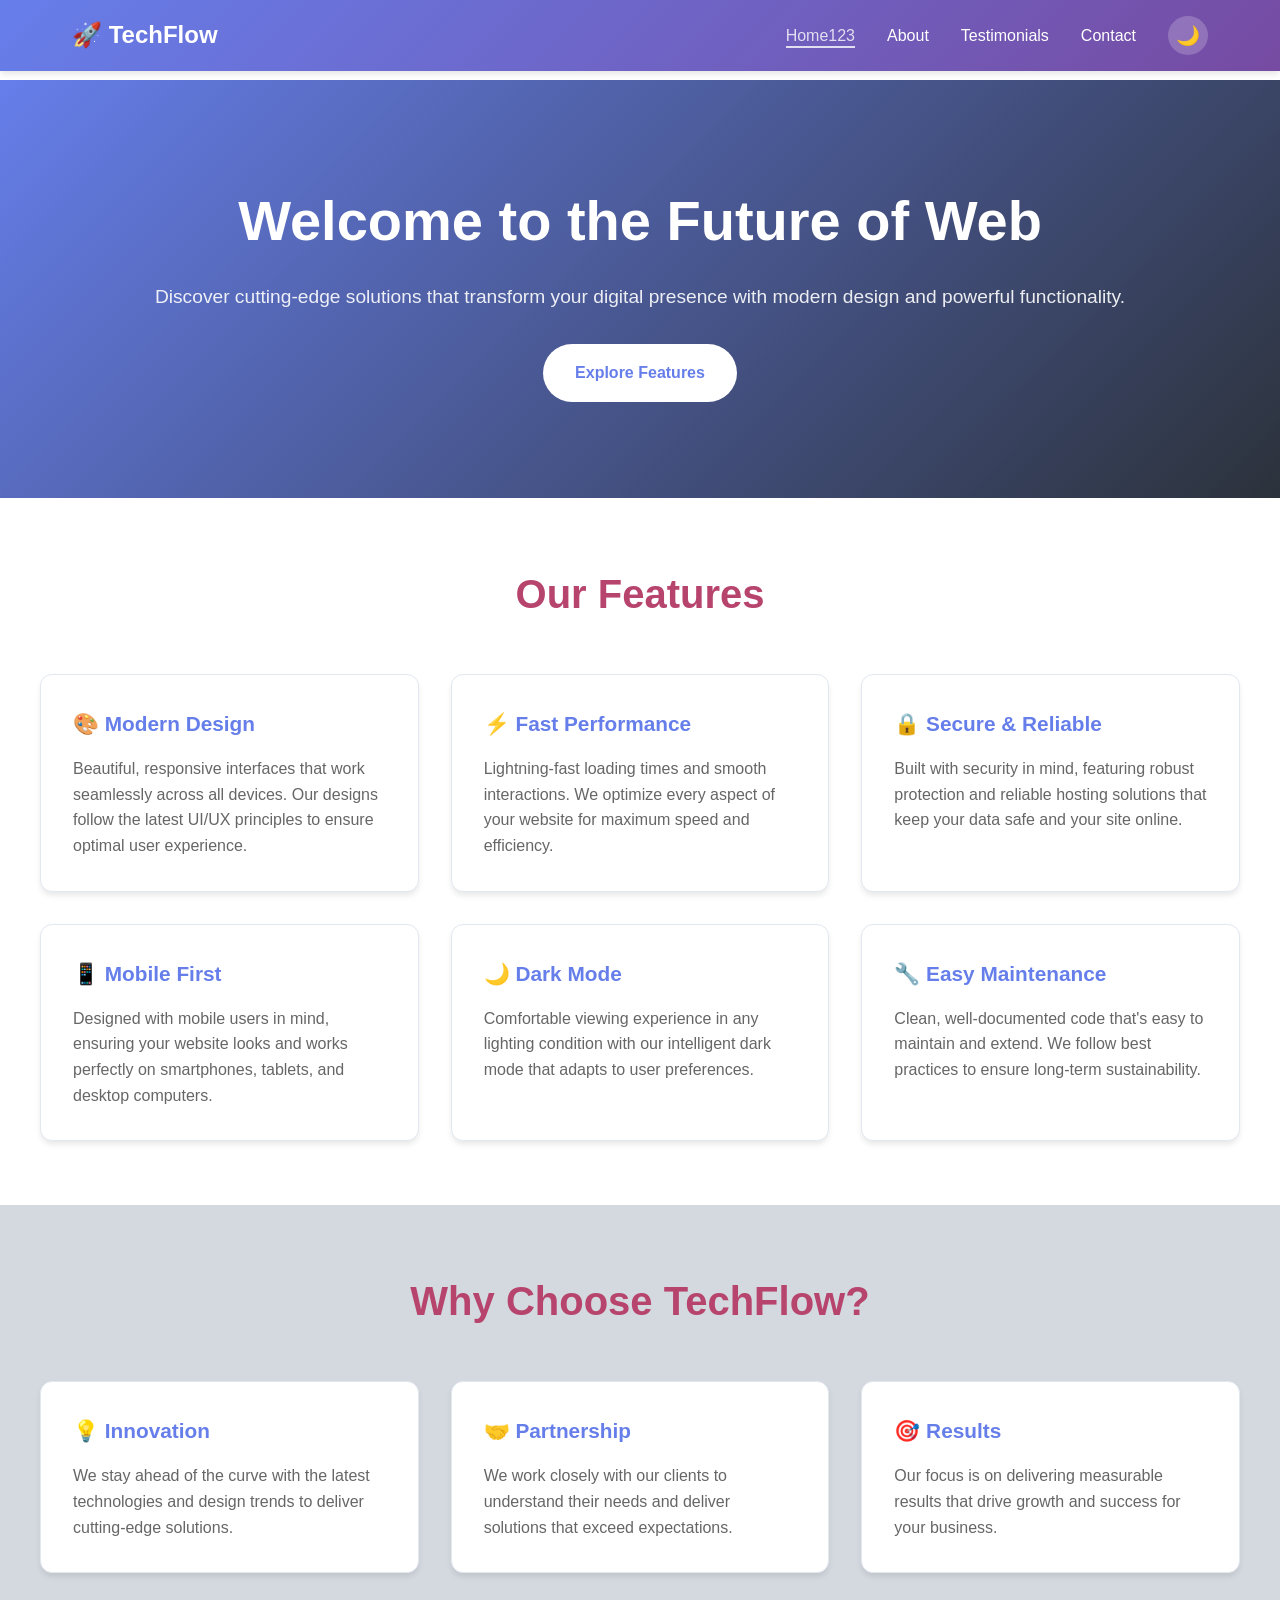
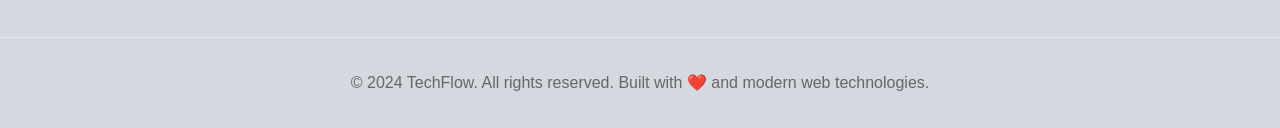
<file: index.html>
<!DOCTYPE html>
<html lang="en">
<head>
    <meta charset="UTF-8">
    <meta name="viewport" content="width=device-width, initial-scale=1.0">
    <title>TechFlow - Modern Web Solutions</title>
    <link rel="stylesheet" href="styles.css">
    <meta name="description" content="TechFlow provides modern web solutions with cutting-edge technology and innovative design.">
    <link rel="icon" href="data:image/svg+xml,<svg xmlns='http://www.w3.org/2000/svg' viewBox='0 0 100 100'><text y='.9em' font-size='90'>🚀</text></svg>">
</head>
<body>
    <header>
        <nav>
            <a href="index.html" class="logo">🚀 TechFlow</a>
            <ul class="nav-links">
                <li><a href="index.html">Home123</a></li>
                <li><a href="about.html">About</a></li>
                <li><a href="testimonials.html">Testimonials</a></li>
                <li><a href="contact.html">Contact</a></li>
                <li><button class="theme-toggle" aria-label="Toggle theme">🌙</button></li>
            </ul>
            <button class="mobile-menu" aria-label="Toggle menu">☰</button>
        </nav>
    </header>

    <main>
        <section class="hero">
            <div class="container">
                <h1>Welcome to the Future of Web</h1>
                <p>Discover cutting-edge solutions that transform your digital presence with modern design and powerful functionality.</p>
                <a href="#features" class="btn">Explore Features</a>
            </div>
        </section>

        <section id="features" class="section">
            <div class="container">
                <h2 class="section-title">Our Features</h2>
                <div class="cards">
                    <div class="card">
                        <h3>🎨 Modern Design</h3>
                        <p>Beautiful, responsive interfaces that work seamlessly across all devices. Our designs follow the latest UI/UX principles to ensure optimal user experience.</p>
                    </div>
                    <div class="card">
                        <h3>⚡ Fast Performance</h3>
                        <p>Lightning-fast loading times and smooth interactions. We optimize every aspect of your website for maximum speed and efficiency.</p>
                    </div>
                    <div class="card">
                        <h3>🔒 Secure & Reliable</h3>
                        <p>Built with security in mind, featuring robust protection and reliable hosting solutions that keep your data safe and your site online.</p>
                    </div>
                    <div class="card">
                        <h3>📱 Mobile First</h3>
                        <p>Designed with mobile users in mind, ensuring your website looks and works perfectly on smartphones, tablets, and desktop computers.</p>
                    </div>
                    <div class="card">
                        <h3>🌙 Dark Mode</h3>
                        <p>Comfortable viewing experience in any lighting condition with our intelligent dark mode that adapts to user preferences.</p>
                    </div>
                    <div class="card">
                        <h3>🔧 Easy Maintenance</h3>
                        <p>Clean, well-documented code that's easy to maintain and extend. We follow best practices to ensure long-term sustainability.</p>
                    </div>
                </div>
            </div>
        </section>

        <section class="section" style="background: var(--bg-light);">
            <div class="container">
                <h2 class="section-title">Why Choose TechFlow?</h2>
                <div class="cards">
                    <div class="card">
                        <h3>💡 Innovation</h3>
                        <p>We stay ahead of the curve with the latest technologies and design trends to deliver cutting-edge solutions.</p>
                    </div>
                    <div class="card">
                        <h3>🤝 Partnership</h3>
                        <p>We work closely with our clients to understand their needs and deliver solutions that exceed expectations.</p>
                    </div>
                    <div class="card">
                        <h3>🎯 Results</h3>
                        <p>Our focus is on delivering measurable results that drive growth and success for your business.</p>
                    </div>
                </div>
            </div>
        </section>
    </main>

    <footer>
        <div class="container">
            <p>&copy; 2024 TechFlow. All rights reserved. Built with ❤️ and modern web technologies.</p>
        </div>
    </footer>

    <script src="script.js"></script>
</body>
</html>
</file>
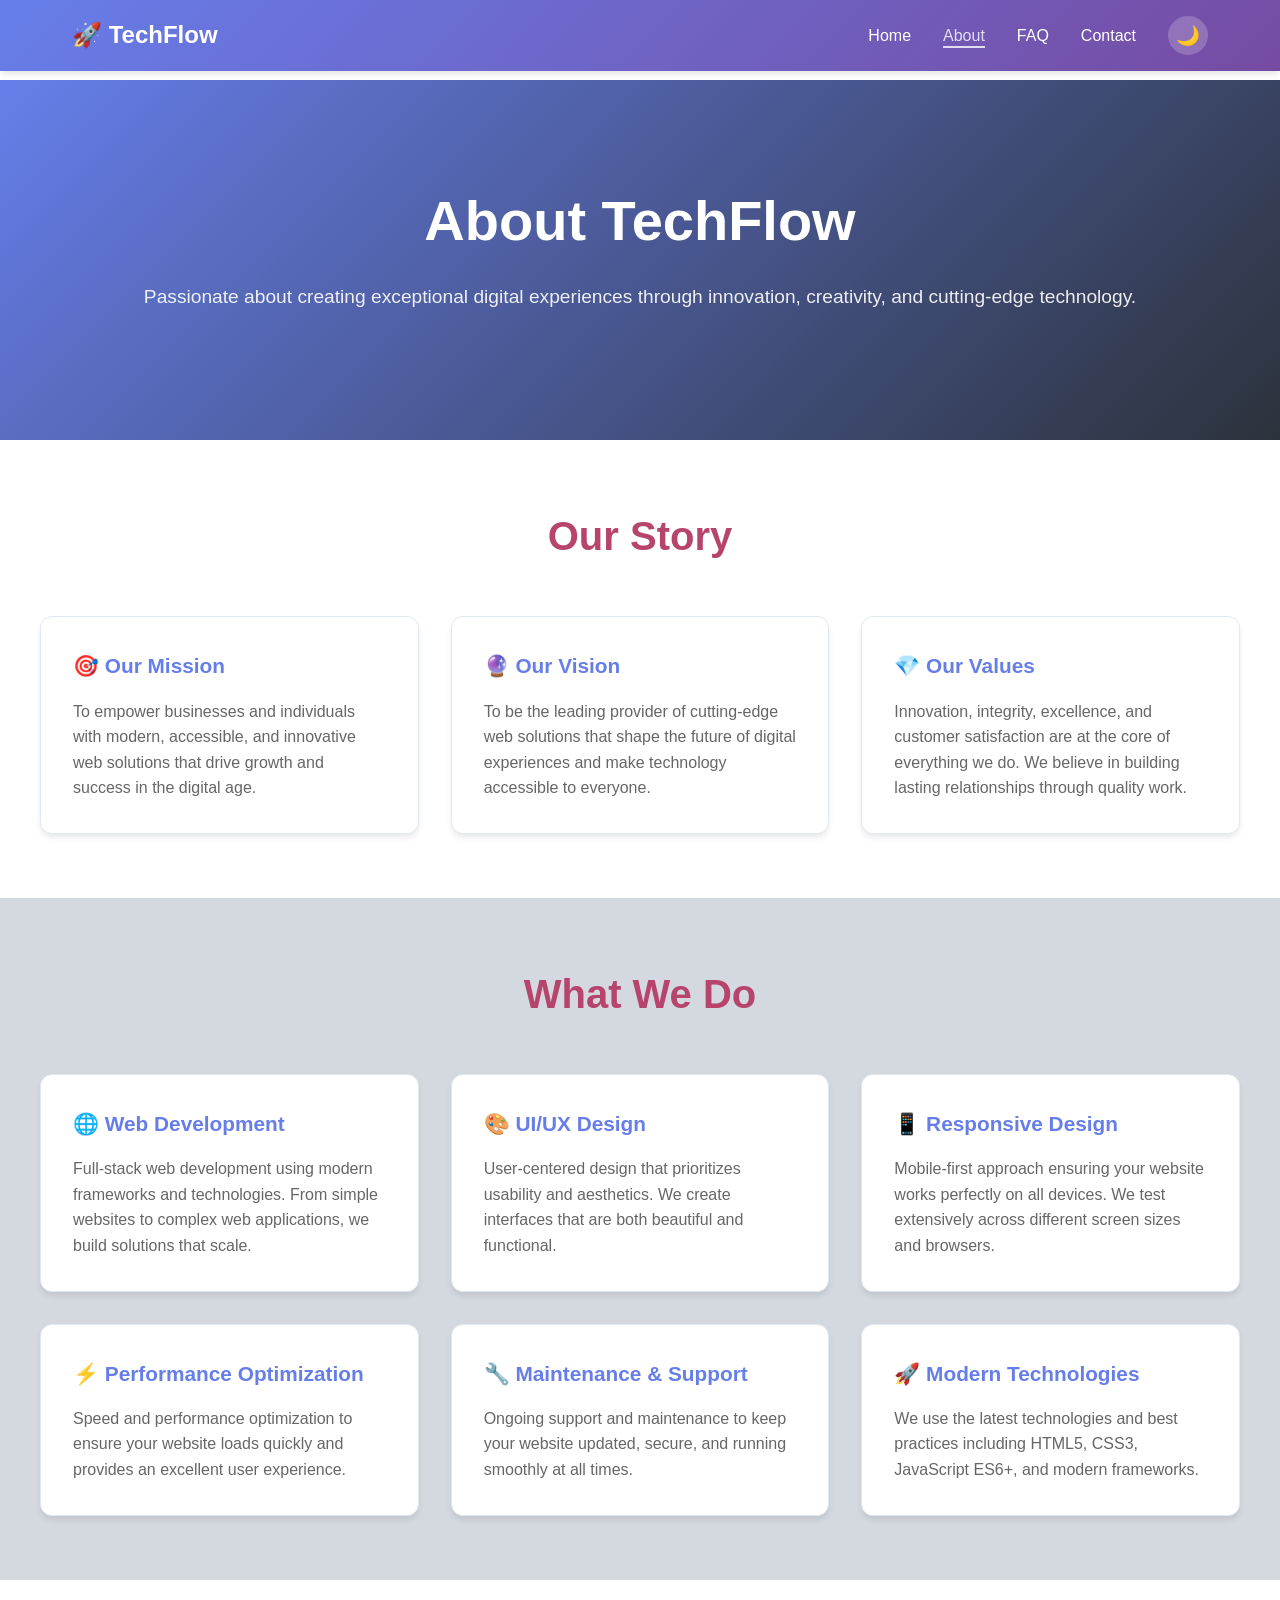
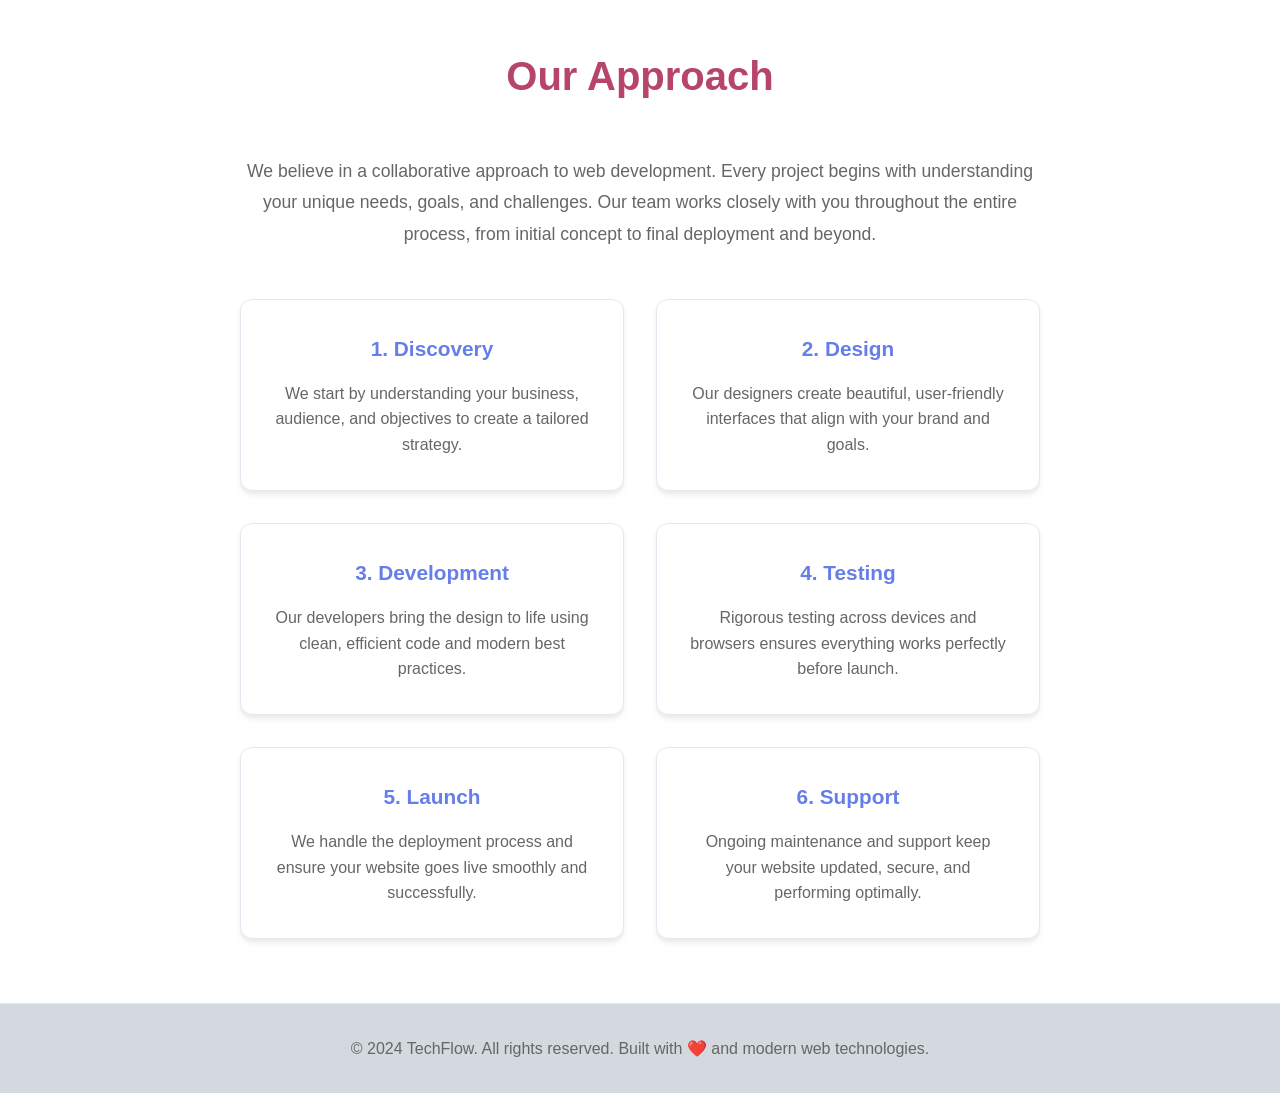
<file: about.html>
<!DOCTYPE html>
<html lang="en">
<head>
    <meta charset="UTF-8">
    <meta name="viewport" content="width=device-width, initial-scale=1.0">
    <title>About Us - TechFlow</title>
    <link rel="stylesheet" href="styles.css">
    <meta name="description" content="Learn about TechFlow's mission, vision, and the passionate team behind our innovative web solutions.">
    <link rel="icon" href="data:image/svg+xml,<svg xmlns='http://www.w3.org/2000/svg' viewBox='0 0 100 100'><text y='.9em' font-size='90'>🚀</text></svg>">
</head>
<body>
    <header>
        <nav>
            <a href="index.html" class="logo">🚀 TechFlow</a>
            <ul class="nav-links">
                <li><a href="index.html">Home</a></li>
                <li><a href="about.html">About</a></li>
                <li><a href="faq.html">FAQ</a></li>
                <li><a href="contact.html">Contact</a></li>
                <li><button class="theme-toggle" aria-label="Toggle theme">🌙</button></li>
            </ul>
            <button class="mobile-menu" aria-label="Toggle menu">☰</button>
        </nav>
    </header>

    <main>
        <section class="hero">
            <div class="container">
                <h1>About TechFlow</h1>
                <p>Passionate about creating exceptional digital experiences through innovation, creativity, and cutting-edge technology.</p>
            </div>
        </section>

        <section class="section">
            <div class="container">
                <h2 class="section-title">Our Story</h2>
                <div class="cards">
                    <div class="card">
                        <h3>🎯 Our Mission</h3>
                        <p>To empower businesses and individuals with modern, accessible, and innovative web solutions that drive growth and success in the digital age.</p>
                    </div>
                    <div class="card">
                        <h3>🔮 Our Vision</h3>
                        <p>To be the leading provider of cutting-edge web solutions that shape the future of digital experiences and make technology accessible to everyone.</p>
                    </div>
                    <div class="card">
                        <h3>💎 Our Values</h3>
                        <p>Innovation, integrity, excellence, and customer satisfaction are at the core of everything we do. We believe in building lasting relationships through quality work.</p>
                    </div>
                </div>
            </div>
        </section>

        <section class="section" style="background: var(--bg-light);">
            <div class="container">
                <h2 class="section-title">What We Do</h2>
                <div class="cards">
                    <div class="card">
                        <h3>🌐 Web Development</h3>
                        <p>Full-stack web development using modern frameworks and technologies. From simple websites to complex web applications, we build solutions that scale.</p>
                    </div>
                    <div class="card">
                        <h3>🎨 UI/UX Design</h3>
                        <p>User-centered design that prioritizes usability and aesthetics. We create interfaces that are both beautiful and functional.</p>
                    </div>
                    <div class="card">
                        <h3>📱 Responsive Design</h3>
                        <p>Mobile-first approach ensuring your website works perfectly on all devices. We test extensively across different screen sizes and browsers.</p>
                    </div>
                    <div class="card">
                        <h3>⚡ Performance Optimization</h3>
                        <p>Speed and performance optimization to ensure your website loads quickly and provides an excellent user experience.</p>
                    </div>
                    <div class="card">
                        <h3>🔧 Maintenance & Support</h3>
                        <p>Ongoing support and maintenance to keep your website updated, secure, and running smoothly at all times.</p>
                    </div>
                    <div class="card">
                        <h3>🚀 Modern Technologies</h3>
                        <p>We use the latest technologies and best practices including HTML5, CSS3, JavaScript ES6+, and modern frameworks.</p>
                    </div>
                </div>
            </div>
        </section>

        <section class="section">
            <div class="container">
                <h2 class="section-title">Our Approach</h2>
                <div style="max-width: 800px; margin: 0 auto; text-align: center;">
                    <p style="font-size: 1.1rem; line-height: 1.8; color: var(--text-light); margin-bottom: 2rem;">
                        We believe in a collaborative approach to web development. Every project begins with understanding your unique needs, goals, and challenges. Our team works closely with you throughout the entire process, from initial concept to final deployment and beyond.
                    </p>
                    <div class="cards" style="margin-top: 3rem;">
                        <div class="card">
                            <h3>1. Discovery</h3>
                            <p>We start by understanding your business, audience, and objectives to create a tailored strategy.</p>
                        </div>
                        <div class="card">
                            <h3>2. Design</h3>
                            <p>Our designers create beautiful, user-friendly interfaces that align with your brand and goals.</p>
                        </div>
                        <div class="card">
                            <h3>3. Development</h3>
                            <p>Our developers bring the design to life using clean, efficient code and modern best practices.</p>
                        </div>
                        <div class="card">
                            <h3>4. Testing</h3>
                            <p>Rigorous testing across devices and browsers ensures everything works perfectly before launch.</p>
                        </div>
                        <div class="card">
                            <h3>5. Launch</h3>
                            <p>We handle the deployment process and ensure your website goes live smoothly and successfully.</p>
                        </div>
                        <div class="card">
                            <h3>6. Support</h3>
                            <p>Ongoing maintenance and support keep your website updated, secure, and performing optimally.</p>
                        </div>
                    </div>
                </div>
            </div>
        </section>
    </main>

    <footer>
        <div class="container">
            <p>&copy; 2024 TechFlow. All rights reserved. Built with ❤️ and modern web technologies.</p>
        </div>
    </footer>

    <script src="script.js"></script>
</body>
</html>
</file>
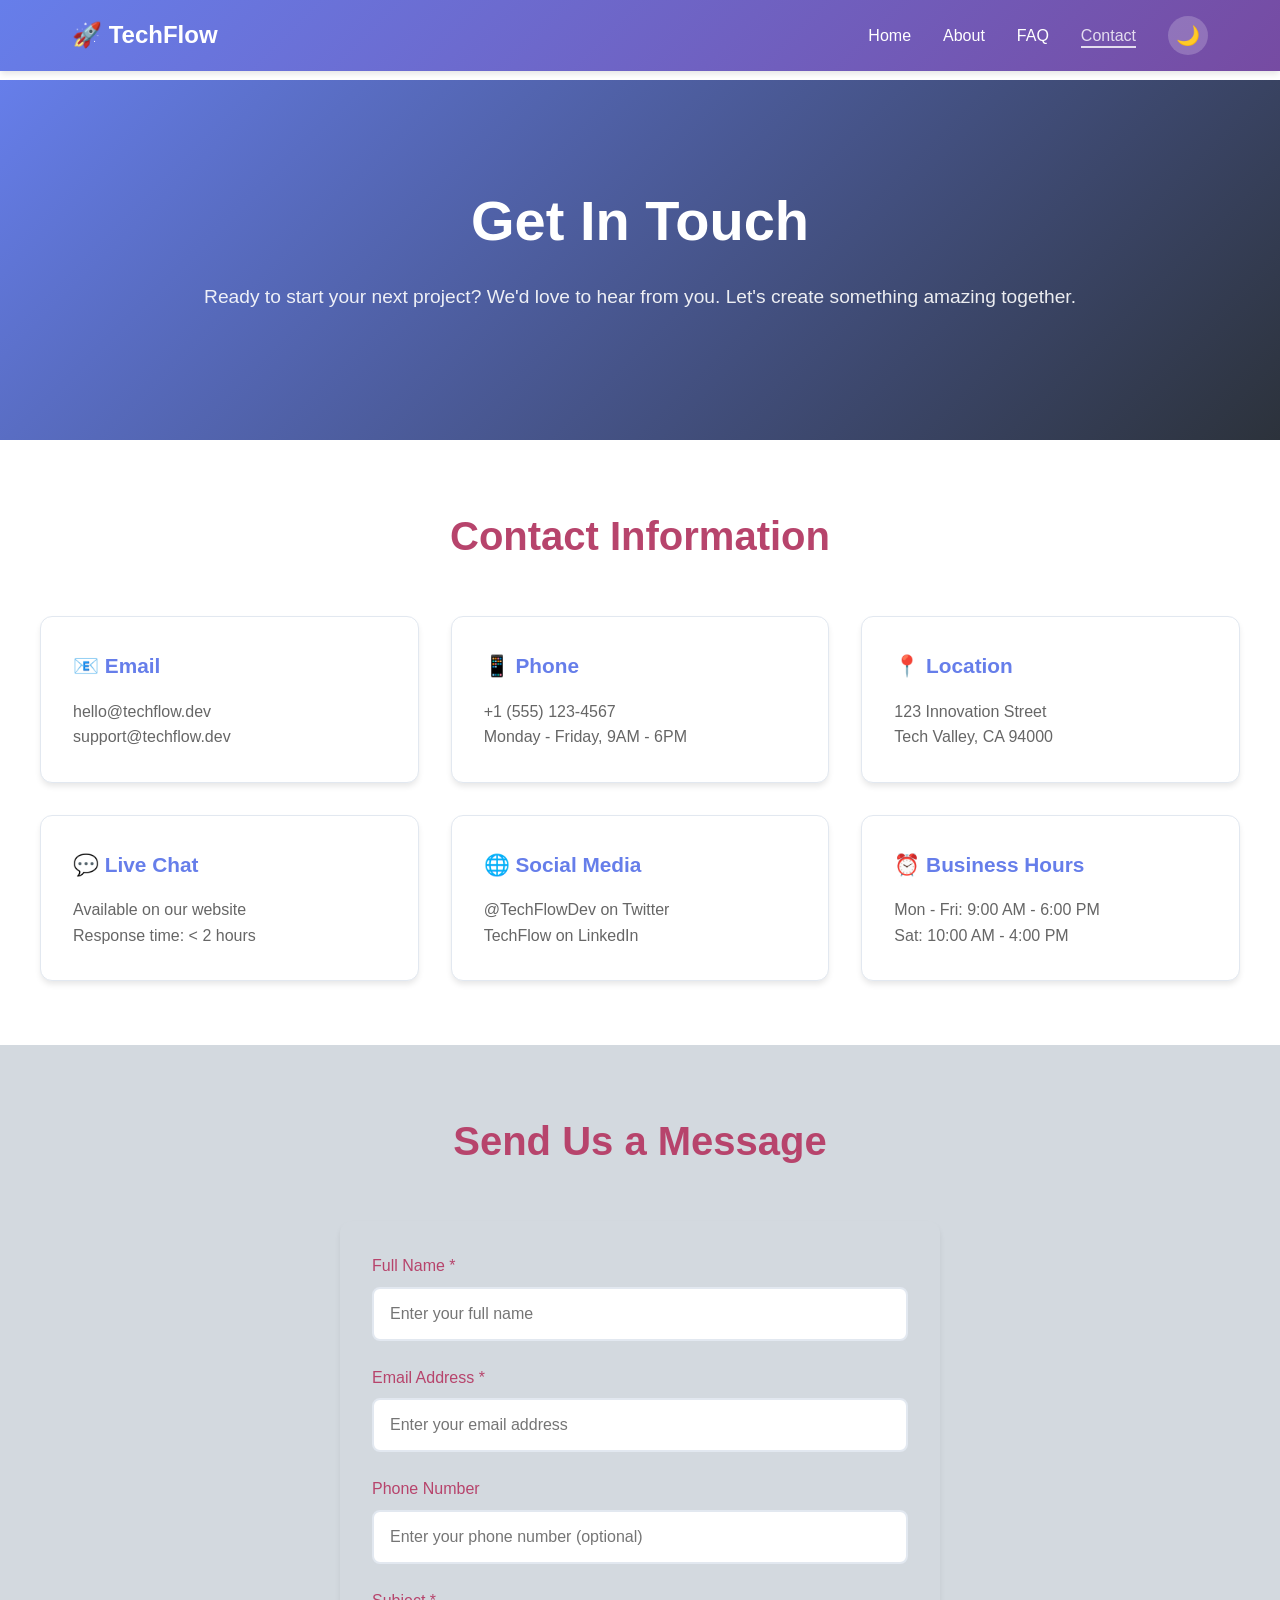
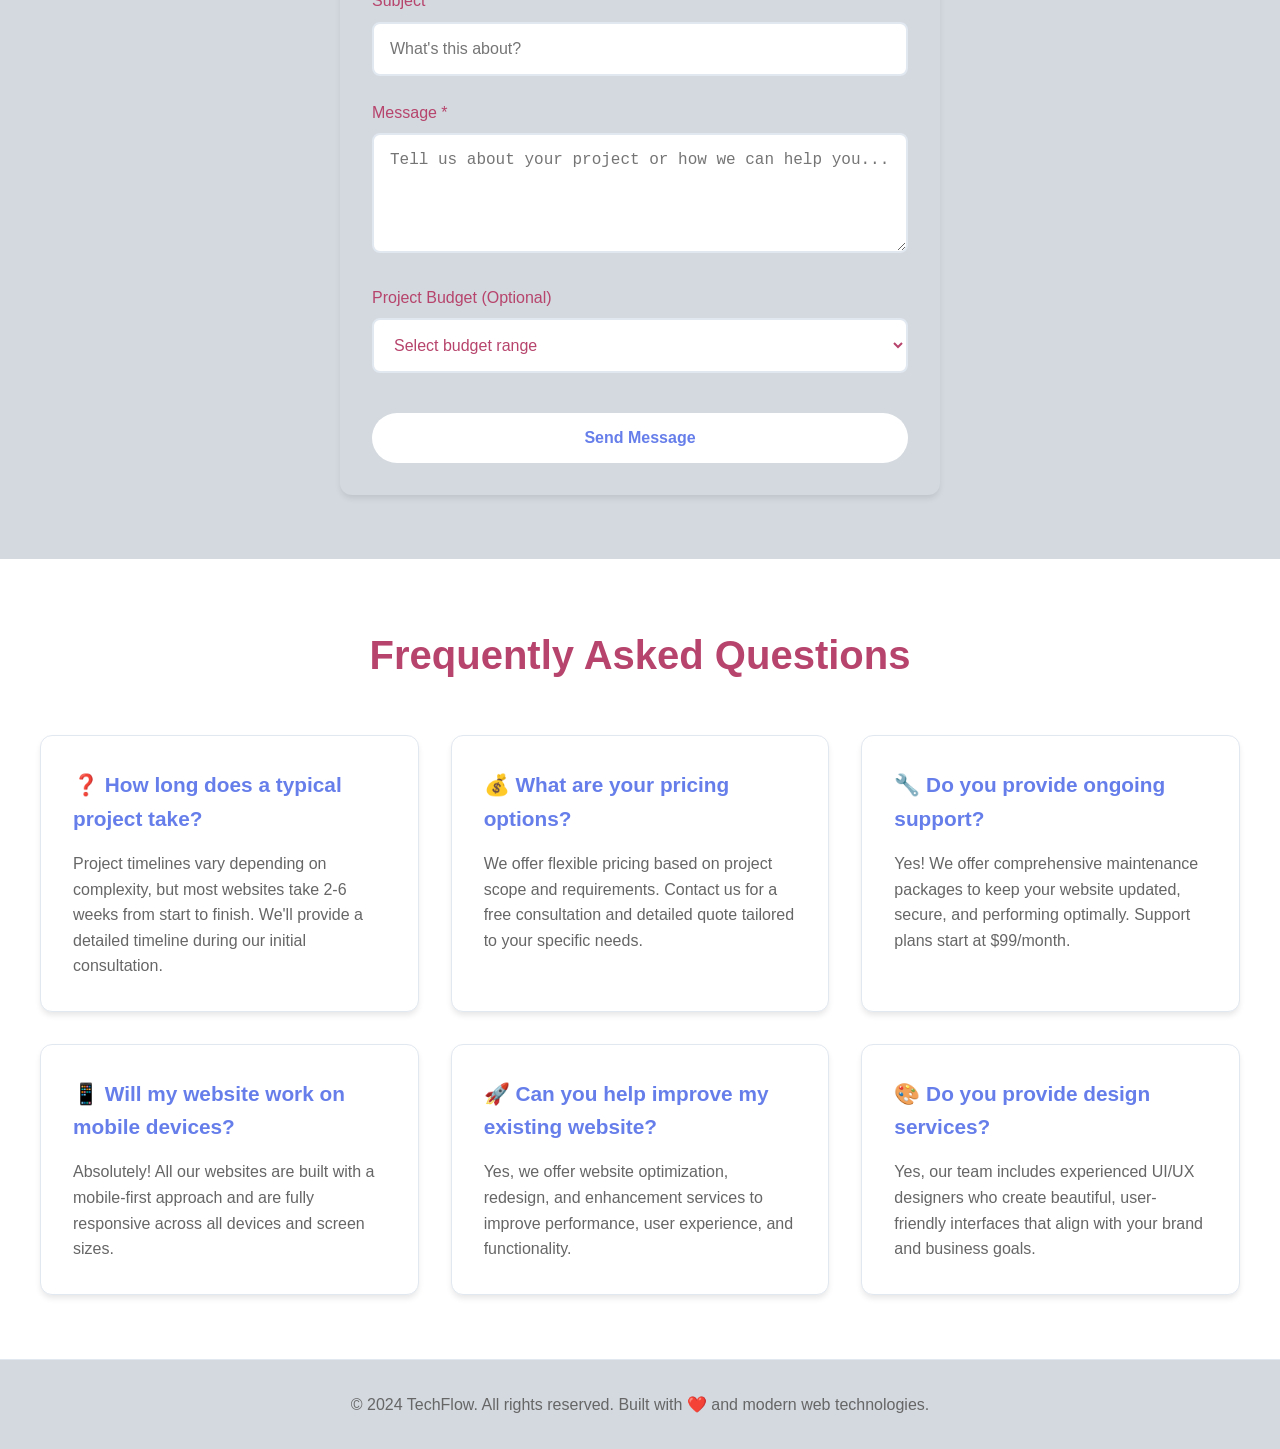
<file: contact.html>
<!DOCTYPE html>
<html lang="en">
<head>
    <meta charset="UTF-8">
    <meta name="viewport" content="width=device-width, initial-scale=1.0">
    <title>Contact Us - TechFlow</title>
    <link rel="stylesheet" href="styles.css">
    <meta name="description" content="Get in touch with TechFlow. We're here to help with your web development needs and answer any questions you may have.">
    <link rel="icon" href="data:image/svg+xml,<svg xmlns='http://www.w3.org/2000/svg' viewBox='0 0 100 100'><text y='.9em' font-size='90'>🚀</text></svg>">
</head>
<body>
    <header>
        <nav>
            <a href="index.html" class="logo">🚀 TechFlow</a>
            <ul class="nav-links">
                <li><a href="index.html">Home</a></li>
                <li><a href="about.html">About</a></li>
                <li><a href="faq.html">FAQ</a></li>
                <li><a href="contact.html">Contact</a></li>
                <li><button class="theme-toggle" aria-label="Toggle theme">🌙</button></li>
            </ul>
            <button class="mobile-menu" aria-label="Toggle menu">☰</button>
        </nav>
    </header>

    <main>
        <section class="hero">
            <div class="container">
                <h1>Get In Touch</h1>
                <p>Ready to start your next project? We'd love to hear from you. Let's create something amazing together.</p>
            </div>
        </section>

        <section class="section">
            <div class="container">
                <h2 class="section-title">Contact Information</h2>
                <div class="cards">
                    <div class="card">
                        <h3>📧 Email</h3>
                        <p>hello@techflow.dev<br>support@techflow.dev</p>
                    </div>
                    <div class="card">
                        <h3>📱 Phone</h3>
                        <p>+1 (555) 123-4567<br>Monday - Friday, 9AM - 6PM</p>
                    </div>
                    <div class="card">
                        <h3>📍 Location</h3>
                        <p>123 Innovation Street<br>Tech Valley, CA 94000</p>
                    </div>
                    <div class="card">
                        <h3>💬 Live Chat</h3>
                        <p>Available on our website<br>Response time: < 2 hours</p>
                    </div>
                    <div class="card">
                        <h3>🌐 Social Media</h3>
                        <p>@TechFlowDev on Twitter<br>TechFlow on LinkedIn</p>
                    </div>
                    <div class="card">
                        <h3>⏰ Business Hours</h3>
                        <p>Mon - Fri: 9:00 AM - 6:00 PM<br>Sat: 10:00 AM - 4:00 PM</p>
                    </div>
                </div>
            </div>
        </section>

        <section class="section" style="background: var(--bg-light);">
            <div class="container">
                <h2 class="section-title">Send Us a Message</h2>
                <div class="contact-form">
                    <form>
                        <div class="form-group">
                            <label for="name">Full Name *</label>
                            <input type="text" id="name" name="name" required placeholder="Enter your full name">
                        </div>
                        
                        <div class="form-group">
                            <label for="email">Email Address *</label>
                            <input type="email" id="email" name="email" required placeholder="Enter your email address">
                        </div>
                        
                        <div class="form-group">
                            <label for="phone">Phone Number</label>
                            <input type="tel" id="phone" name="phone" placeholder="Enter your phone number (optional)">
                        </div>
                        
                        <div class="form-group">
                            <label for="subject">Subject *</label>
                            <input type="text" id="subject" name="subject" required placeholder="What's this about?">
                        </div>
                        
                        <div class="form-group">
                            <label for="message">Message *</label>
                            <textarea id="message" name="message" required placeholder="Tell us about your project or how we can help you..."></textarea>
                        </div>
                        
                        <div class="form-group">
                            <label for="budget">Project Budget (Optional)</label>
                            <select id="budget" name="budget" style="width: 100%; padding: 1rem; border: 2px solid var(--border-color); border-radius: 8px; font-size: 1rem; background: var(--bg-color); color: var(--text-color);">
                                <option value="">Select budget range</option>
                                <option value="under-5k">Under $5,000</option>
                                <option value="5k-10k">$5,000 - $10,000</option>
                                <option value="10k-25k">$10,000 - $25,000</option>
                                <option value="25k-50k">$25,000 - $50,000</option>
                                <option value="50k-plus">$50,000+</option>
                            </select>
                        </div>
                        
                        <button type="submit" class="btn" style="width: 100%; margin-top: 1rem;">Send Message</button>
                    </form>
                </div>
            </div>
        </section>

        <section class="section">
            <div class="container">
                <h2 class="section-title">Frequently Asked Questions</h2>
                <div class="cards">
                    <div class="card">
                        <h3>❓ How long does a typical project take?</h3>
                        <p>Project timelines vary depending on complexity, but most websites take 2-6 weeks from start to finish. We'll provide a detailed timeline during our initial consultation.</p>
                    </div>
                    <div class="card">
                        <h3>💰 What are your pricing options?</h3>
                        <p>We offer flexible pricing based on project scope and requirements. Contact us for a free consultation and detailed quote tailored to your specific needs.</p>
                    </div>
                    <div class="card">
                        <h3>🔧 Do you provide ongoing support?</h3>
                        <p>Yes! We offer comprehensive maintenance packages to keep your website updated, secure, and performing optimally. Support plans start at $99/month.</p>
                    </div>
                    <div class="card">
                        <h3>📱 Will my website work on mobile devices?</h3>
                        <p>Absolutely! All our websites are built with a mobile-first approach and are fully responsive across all devices and screen sizes.</p>
                    </div>
                    <div class="card">
                        <h3>🚀 Can you help improve my existing website?</h3>
                        <p>Yes, we offer website optimization, redesign, and enhancement services to improve performance, user experience, and functionality.</p>
                    </div>
                    <div class="card">
                        <h3>🎨 Do you provide design services?</h3>
                        <p>Yes, our team includes experienced UI/UX designers who create beautiful, user-friendly interfaces that align with your brand and business goals.</p>
                    </div>
                </div>
            </div>
        </section>
    </main>

    <footer>
        <div class="container">
            <p>&copy; 2024 TechFlow. All rights reserved. Built with ❤️ and modern web technologies.</p>
        </div>
    </footer>

    <script src="script.js"></script>
</body>
</html>
</file>
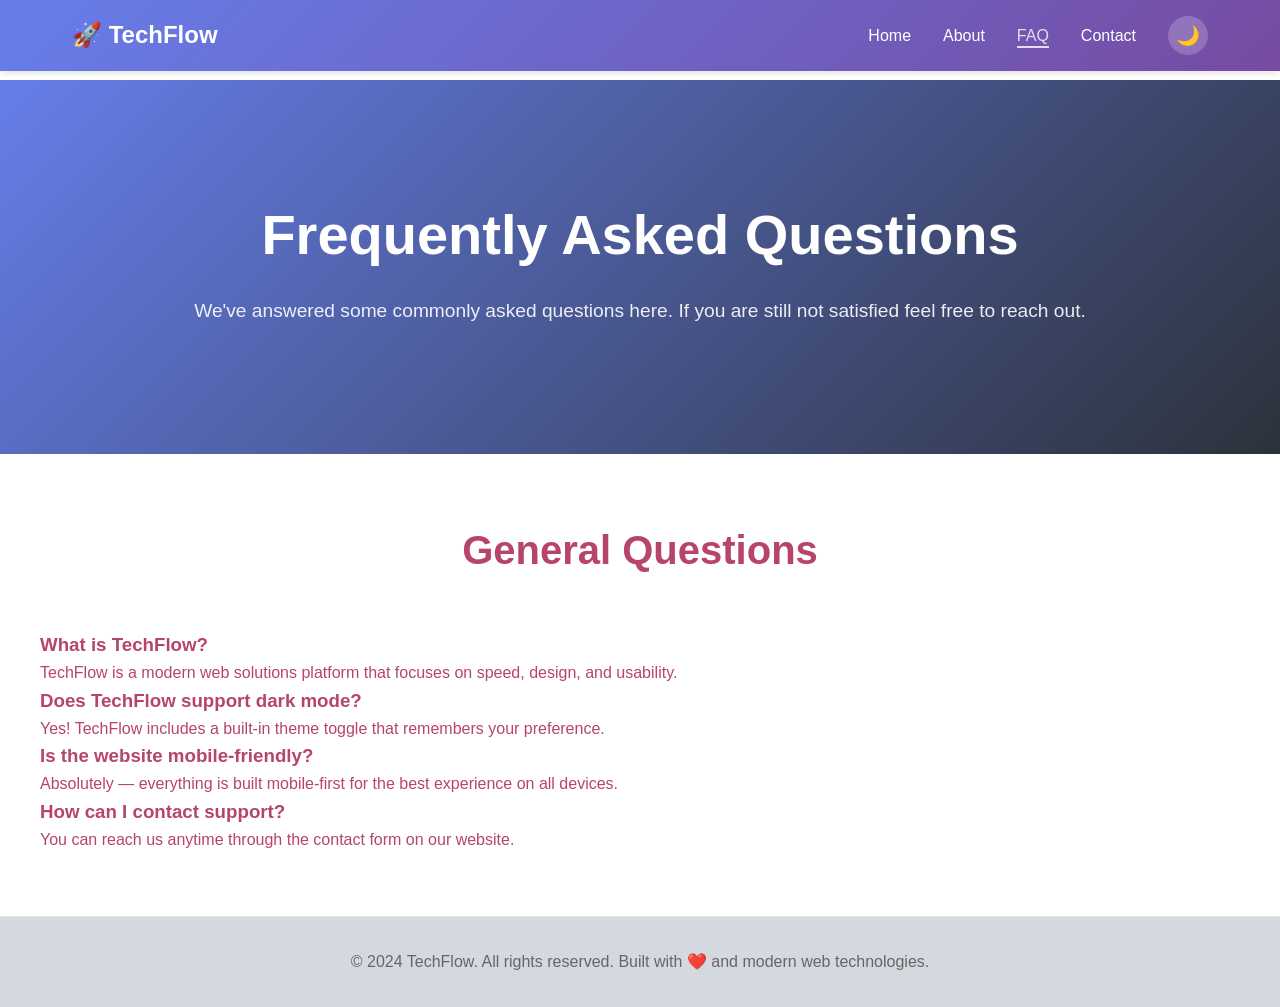
<file: faq.html>
<!DOCTYPE html>
<html lang="en">
<head>
    <meta charset="UTF-8">
    <meta name="viewport" content="width=device-width, initial-scale=1.0">
    <title>FAQ - TechFlow</title>
    <link rel="stylesheet" href="styles.css">
    <link rel="icon" href="data:image/svg+xml,<svg xmlns='http://www.w3.org/2000/svg' viewBox='0 0 100 100'><text y='.9em' font-size='90'>🚀</text></svg>">

    <meta name="description" content="Frequently Asked Questions about TechFlow.">
</head>

<body>
    <header>
        <nav>
            <a href="index.html" class="logo">🚀 TechFlow</a>
            <ul class="nav-links">
                <li><a href="index.html">Home</a></li>
                <li><a href="about.html">About</a></li>
                <li><a href="faq.html" class="active">FAQ</a></li>
                <li><a href="contact.html">Contact</a></li>
                <li><button class="theme-toggle" aria-label="Toggle theme">🌙</button></li>
            </ul>
            <button class="mobile-menu" aria-label="Toggle menu">☰</button>
        </nav>
    </header>

    <main>

        <section class="hero" style="padding-top: 110px;">
            <div class="container">
                <h1>Frequently Asked Questions</h1>
                <p>We've answered some commonly asked questions here. If you are still not satisfied feel free to reach out.</p>
            </div>
        </section>

        <!-- FAQ SECTION -->
        <section class="faq-section section">
            <div class="container">
                <h2 class="section-title">General Questions</h2>

                <div class="faq-item">
                    <h3 class="faq-question">What is TechFlow?</h3>
                    <p class="faq-answer">TechFlow is a modern web solutions platform that focuses on speed, design, and usability.</p>
                </div>

                <div class="faq-item">
                    <h3 class="faq-question">Does TechFlow support dark mode?</h3>
                    <p class="faq-answer">Yes! TechFlow includes a built-in theme toggle that remembers your preference.</p>
                </div>

                <div class="faq-item">
                    <h3 class="faq-question">Is the website mobile-friendly?</h3>
                    <p class="faq-answer">Absolutely — everything is built mobile-first for the best experience on all devices.</p>
                </div>

                <div class="faq-item">
                    <h3 class="faq-question">How can I contact support?</h3>
                    <p class="faq-answer">You can reach us anytime through the contact form on our website.</p>
                </div>

            </div>
        </section>

    </main>

    <footer>
        <div class="container">
            <p>&copy; 2024 TechFlow. All rights reserved. Built with ❤️ and modern web technologies.</p>
        </div>
    </footer>

    <script src="script.js"></script>
</body>
</html>
</file>
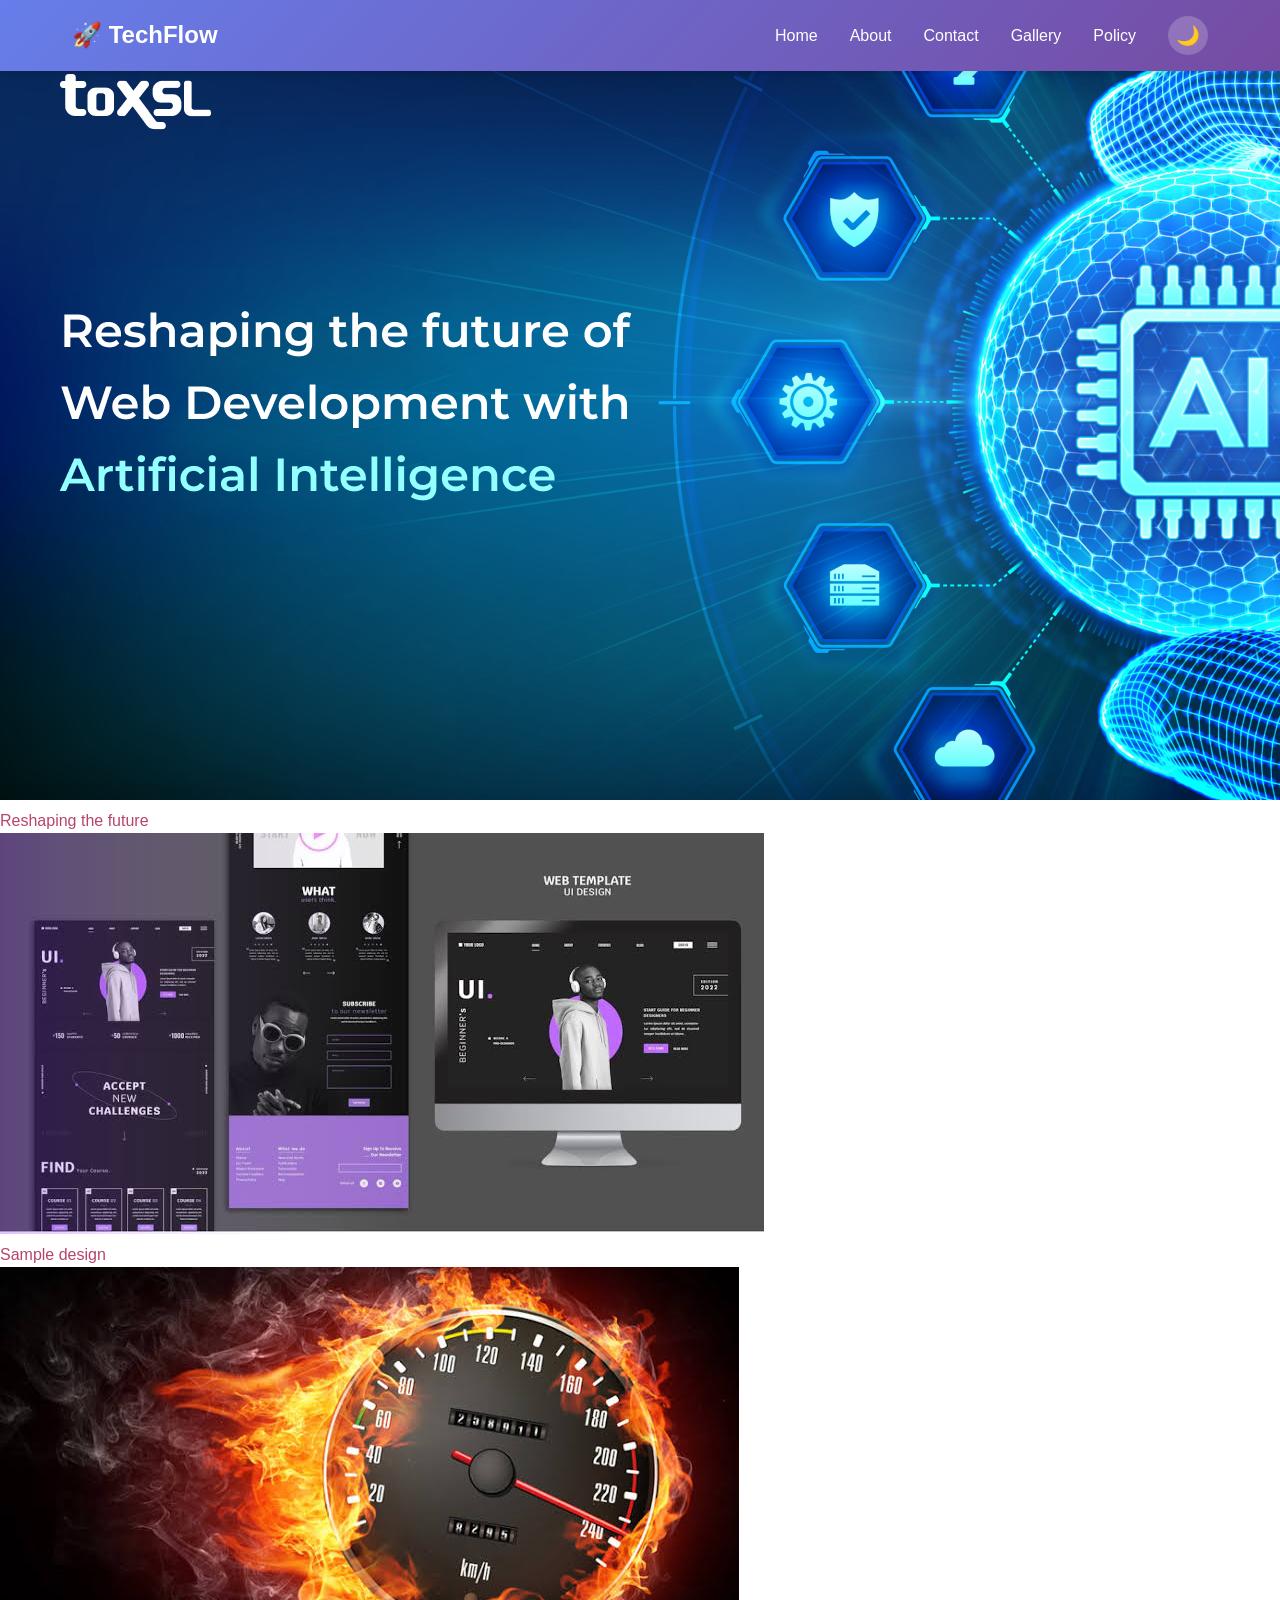
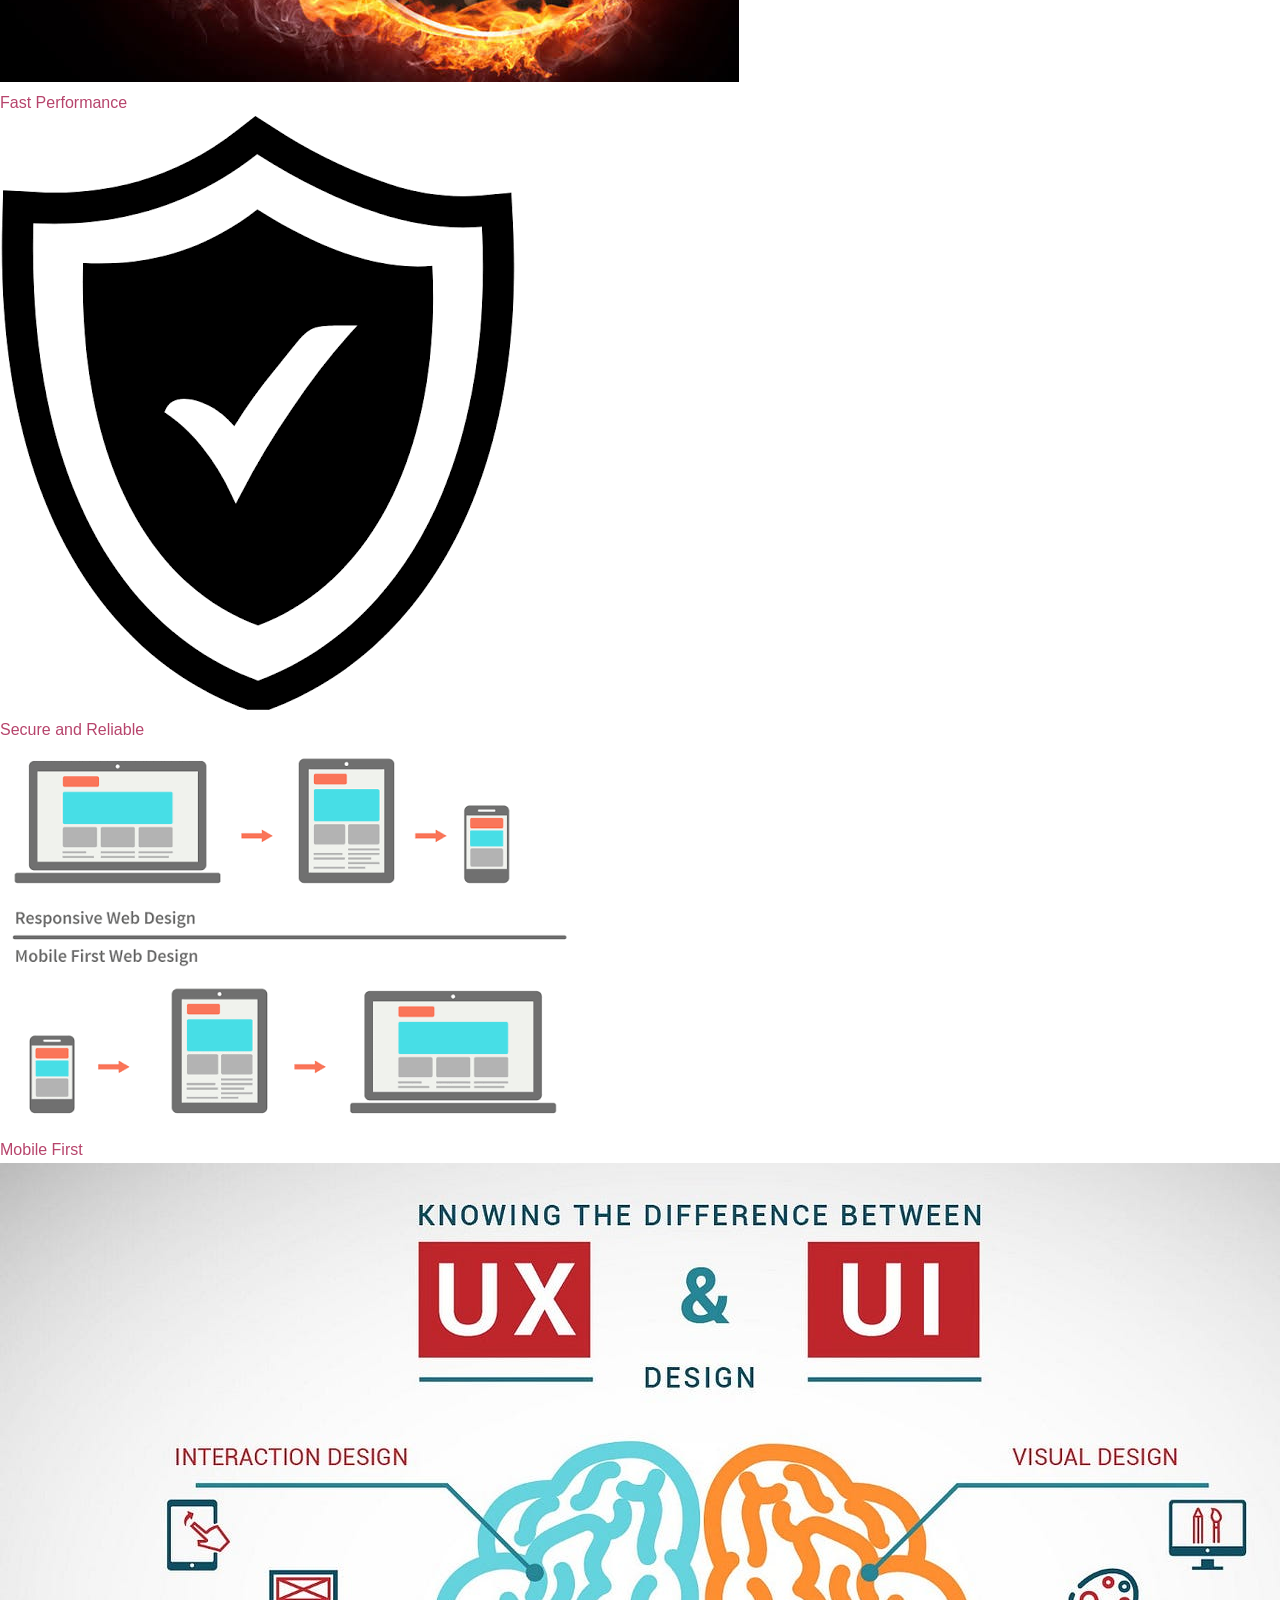
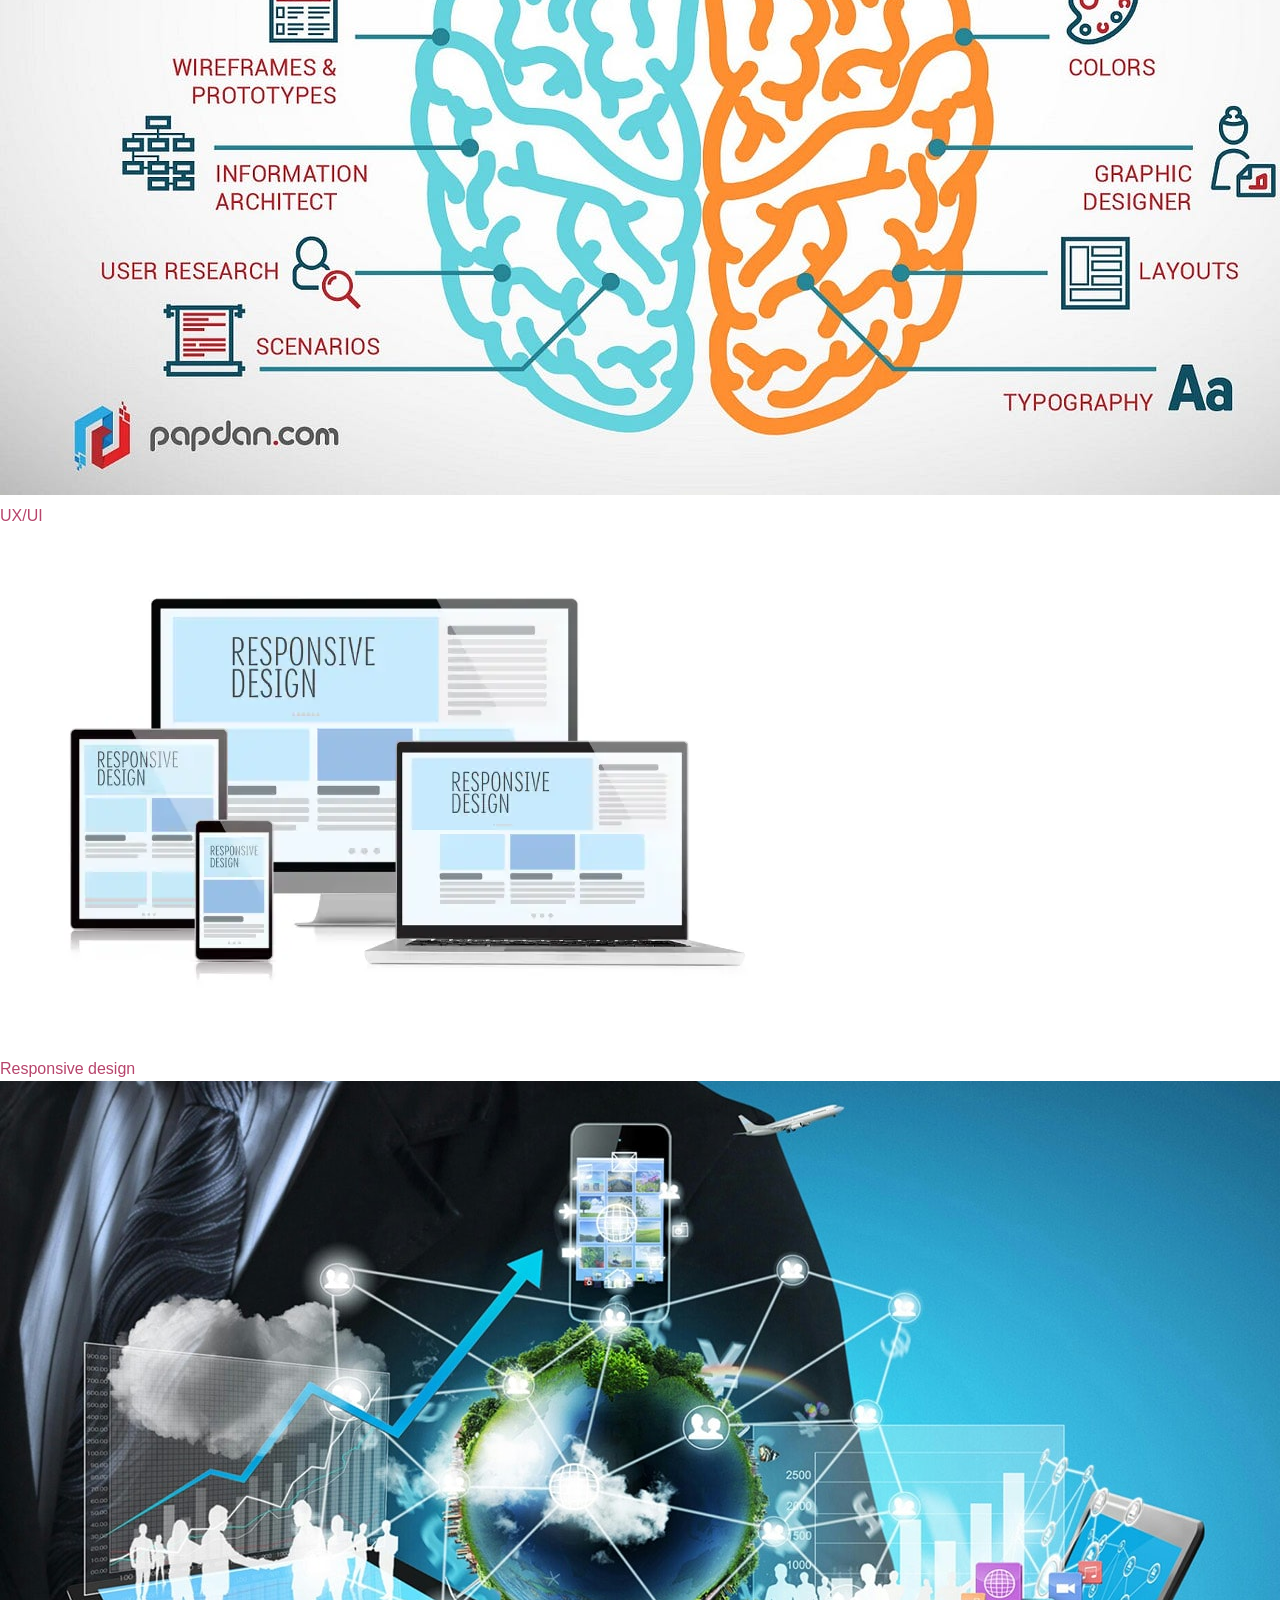
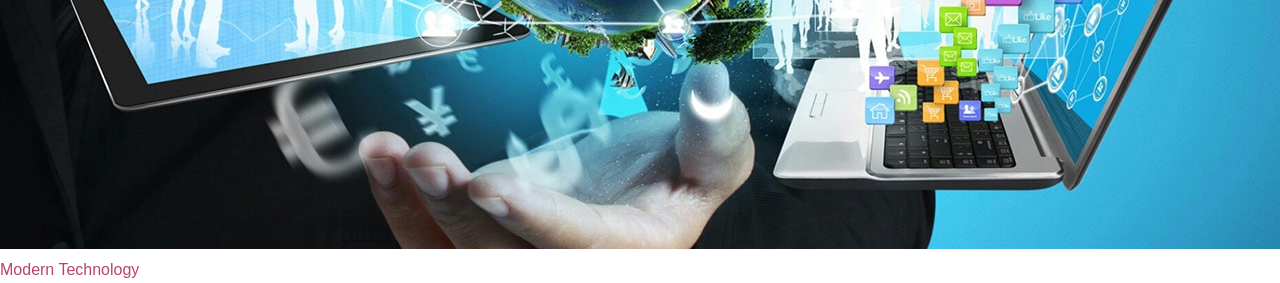
<file: gallery.html>
<!DOCTYPE html>
<html lang="en">
<head>
    <meta charset="UTF-8">
    <meta name="viewport" content="width=device-width, initial-scale=1.0">
    <title>Gallery</title>
    <link rel="stylesheet" href="styles.css">
</head>
<body>
    <header>
        <nav>
            <a href="index.html" class="logo">🚀 TechFlow</a>
            <ul class="nav-links">
                <li><a href="index.html">Home</a></li>
                <li><a href="about.html">About</a></li>
                <li><a href="contact.html">Contact</a></li>
                <li><a href="gallery.html">Gallery</a></li>
                <li><a href="policy.html">Policy</a></li>
                <li><button class="theme-toggle" aria-label="Toggle theme">🌙</button></li>
            </ul>
            <button class="mobile-menu" aria-label="Toggle menu">☰</button>
        </nav>
    </header>
    <div class="gallery">
        <div class="gallery-item">
            <a target="_blank" href="img/IMG1.JPG">
                <img src="img/IMG1.JPG" alt="intro">
            </a>
            <div class="one">Reshaping the future</div>
        </div>
        <div class="gallery-item">
            <a target="_blank" href="img/IMG_2149.JPG">
                <img src="img/IMG_2149.JPG" alt="sample example">
            </a>
            <div class="one">Sample design</div>
        </div>
        <div class="gallery-item">
            <a target="_blank" href="img/IMG_2150.JPG">
                <img src="img/IMG_2150.JPG" alt="Fast performance">
            </a>
            <div class="one">Fast Performance</div>
        </div>
         <div class="gallery-item">
            <a target="_blank" href="img/IMG_2151.PNG">
                <img src="img/IMG_2151.PNG" alt="Secure and Reliable">
            </a>
            <div class="one">Secure and Reliable</div>
        </div>
        <div class="gallery-item">
            <a target="_blank" href="img/IMG_2153.PNG">
                <img src="img/IMG_2153.PNG" alt="Mobile First">
            </a>
            <div class="one">Mobile First</div>
        </div> 
        <div class="gallery-item">
            <a target="_blank" href="img/IMG_2158.JPG">
                <img src="img/IMG_2158.JPG" alt="Ux/Ui">
            </a>
            <div class="one">UX/UI</div>
        </div>   
        <div class="gallery-item">
            <a target="_blank" href="img/IMG_2159.WEBP">
                <img src="img/IMG_2159.WEBP" alt="responsive">
            </a>
            <div class="one">Responsive design</div>
        </div>
        <div class="gallery-item">
            <a target="_blank" href="img/IMG_2160.JPG">
                <img src="img/IMG_2160.JPG" alt="moderntechnology">
            </a>
            <div class="one">Modern Technology</div>
        </div>
        

    </div>
  
</body>
</html>
</file>
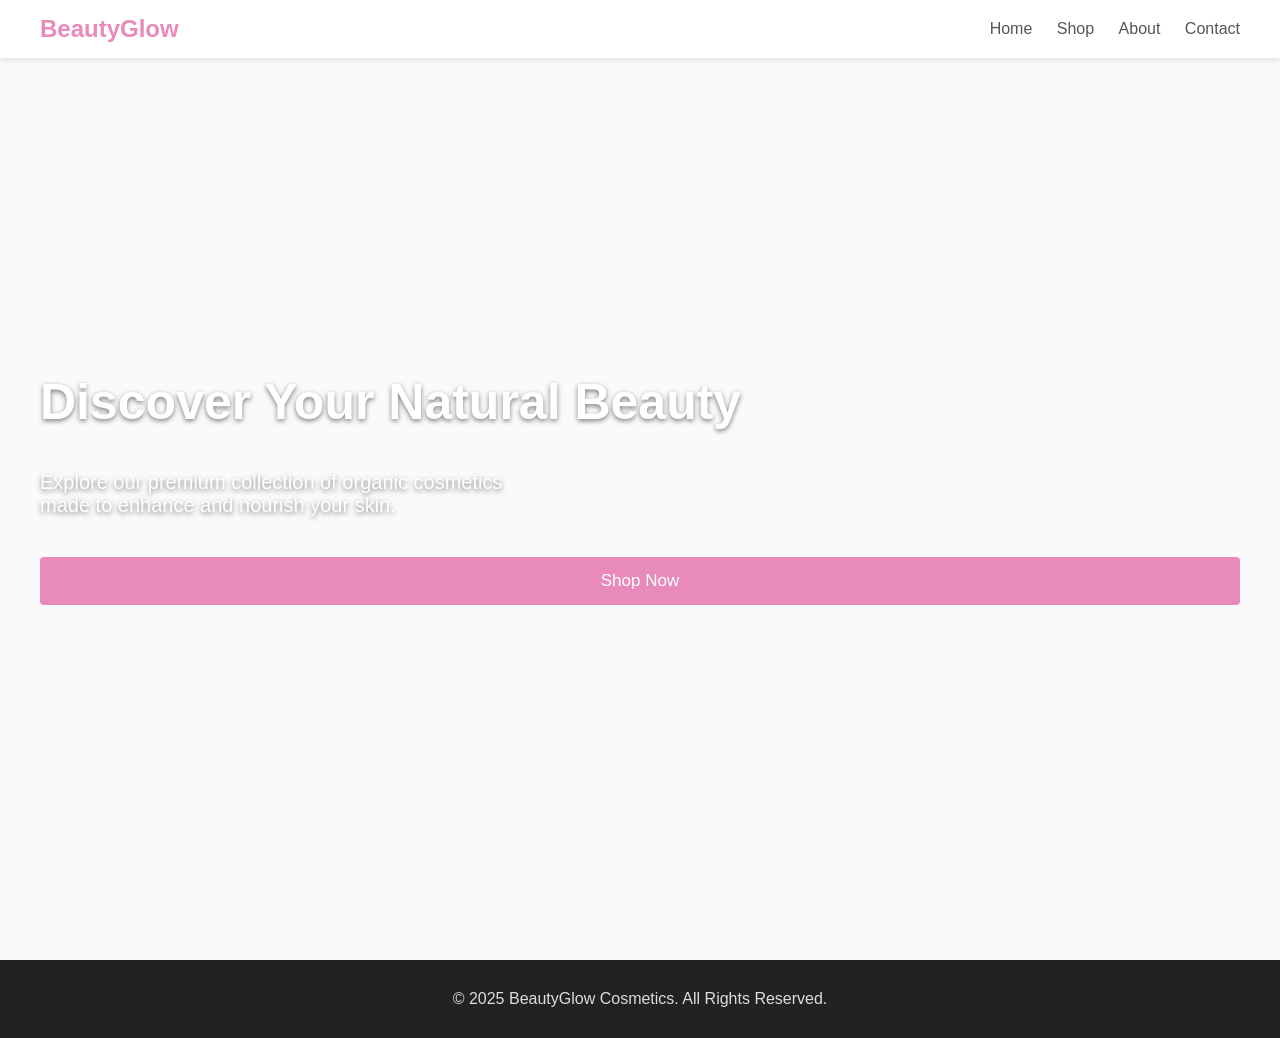
<file: open.html>
<!DOCTYPE html>
<html lang="en">
<head>
    <meta charset="UTF-8">
    <meta name="viewport" content="width=device-width, initial-scale=1.0">
    <title>BeautyGlow Cosmetics</title>
    <style>
        body {
            margin: 0;
            font-family: Arial, sans-serif;
            color: #333;
            background-color: #fafafa;
        }

        /* Header */
        header {
            background-color: #ffffff;
            padding: 15px 40px;
            box-shadow: 0 2px 5px rgba(0,0,0,0.1);
            display: flex;
            justify-content: space-between;
            align-items: center;
            position: sticky;
            top: 0;
            z-index: 1000;
        }
        header .logo {
            font-size: 24px;
            font-weight: bold;
            color: #e88aba;
        }
        nav a {
            margin-left: 20px;
            text-decoration: none;
            color: #555;
            font-size: 16px;
            transition: color 0.3s ease;
        }
        nav a:hover {
            color: #e88aba;
        }

        /* Hero Section */
        .hero {
            background: url('https://images.unsplash.com/photo-1500835556837-99ac94a94552?auto=format&fit=crop&w=1500&q=80') 
                center/cover no-repeat;
            height: 78vh;
            padding: 80px 40px;
            display: flex;
            flex-direction: column;
            justify-content: center;
            color: white;
            text-shadow: 0 2px 5px rgba(0,0,0,0.5);
        }
        .hero h1 {
            font-size: 50px;
            margin: 0 0 20px;
        }
        .hero p {
            font-size: 20px;
            max-width: 500px;
        }
        .hero button {
            margin-top: 20px;
            padding: 14px 28px;
            background-color: #e88aba;
            border: none;
            border-radius: 4px;
            color: white;
            font-size: 17px;
            cursor: pointer;
            transition: background 0.3s;
        }
        .hero button:hover {
            background-color: #d070a0;
        }

        /* Footer */
        footer {
            background-color: #222;
            color: #ddd;
            text-align: center;
            padding: 30px 10px;
            margin-top: 40px;
        }
    </style>
</head>

<body>

    <!-- Header -->
    <header>
        <div class="logo">BeautyGlow</div>
        <nav>
            <a href="#">Home</a>
            <a href="#">Shop</a>
            <a href="#">About</a>
            <a href="#">Contact</a>
        </nav>
    </header>

    <!-- Hero Section -->
    <section class="hero">
        <h1>Discover Your Natural Beauty</h1>
        <p>Explore our premium collection of organic cosmetics made to enhance and nourish your skin.</p>
        <button>Shop Now</button>
    </section>

    <!-- Footer -->
    <footer>
        © 2025 BeautyGlow Cosmetics. All Rights Reserved.
    </footer>

</body>
</html>
</file>
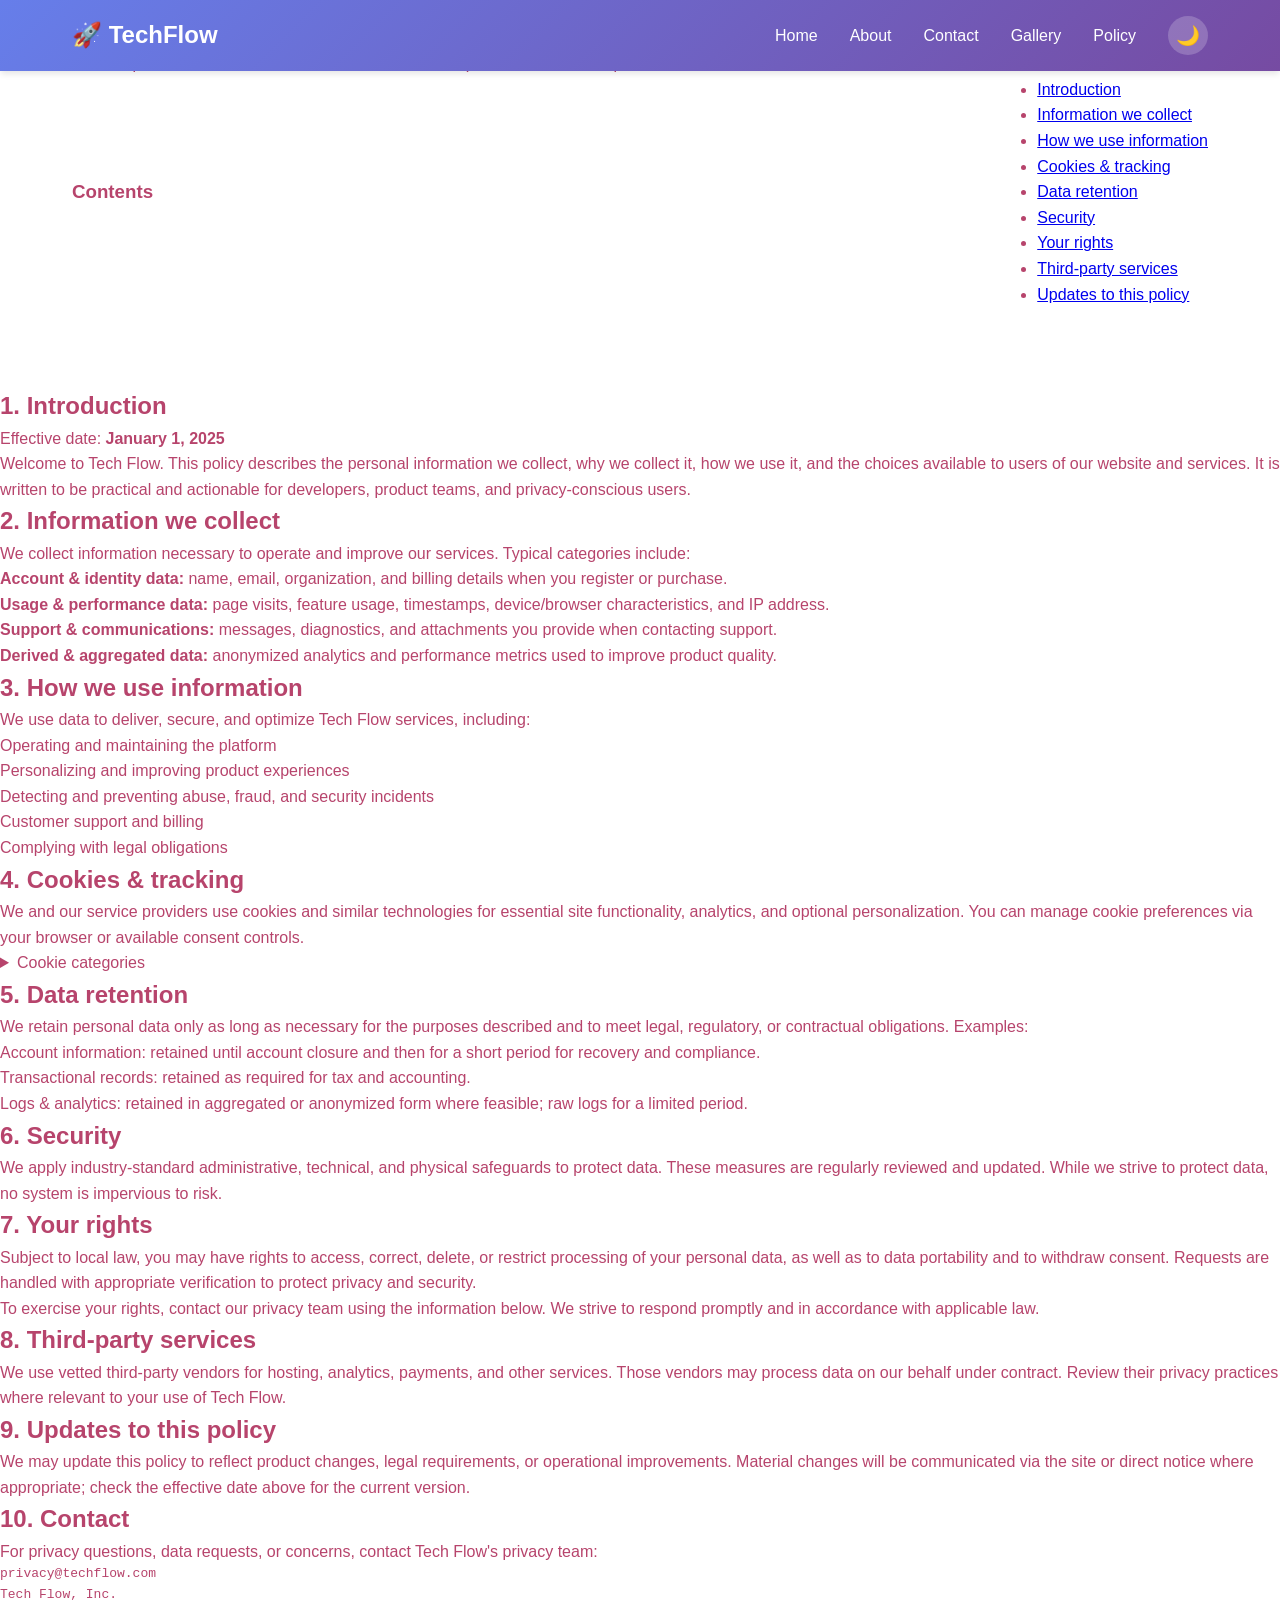
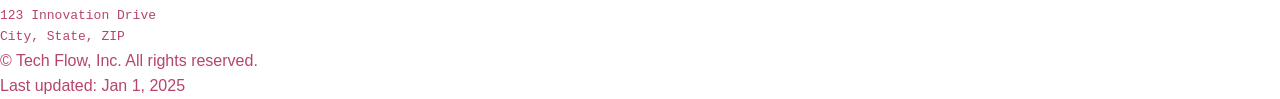
<file: policy.html>
<!DOCTYPE html>
<html lang="en">
<head>
    <meta charset="UTF-8">
    <meta name="viewport" content="width=device-width, initial-scale=1.0">
    <title>Policy Page</title>
    <link rel="stylesheet" href="styles.css">
</head>
<body>
    <header>
        <nav>
            <a href="index.html" class="logo">🚀 TechFlow</a>
            <ul class="nav-links">
                <li><a href="index.html">Home</a></li>
                <li><a href="about.html">About</a></li>
                <li><a href="contact.html">Contact</a></li>
                <li><a href="gallery.html">Gallery</a></li>
                <li><a href="policy.html">Policy</a></li>
                <li><button class="theme-toggle" aria-label="Toggle theme">🌙</button></li>
            </ul>
            <button class="mobile-menu" aria-label="Toggle menu">☰</button>
        </nav>
    </header>
    <div class="policy-container">
        <div class="policy-header">            
                <div class="policy-logo" aria-hidden></div>
                <div>
                    <h1>Tech Flow — Privacy Policy</h1>
                    <p class="lead">A clear, concise explanation of how Tech Flow collects, uses, and protects data for our products and services.</p>
                </div>
                </div>
        </div>

        <div class="policy-card" role="region" aria-labelledby="page-heading">
            <nav class="policy-toc" aria-label="Table of contents">
                <h3>Contents</h3>
                <ul>
                    <li><a href="#introduction">Introduction</a></li>
                    <li><a href="#information-we-collect">Information we collect</a></li>
                    <li><a href="#how-we-use">How we use information</a></li>
                    <li><a href="#cookies">Cookies & tracking</a></li>
                    <li><a href="#data-retention">Data retention</a></li>
                    <li><a href="#security">Security</a></li>
                    <li><a href="#your-rights">Your rights</a></li>
                    <li><a href="#third-parties">Third-party services</a></li>
                    <li><a href="#updates">Updates to this policy</a></li>
                    
                </ul>
            </nav>

            <main class="policy-content" id="page-heading">
                <section id="introduction">
                    <h2>1. Introduction</h2>
                    <p class="meta">Effective date: <strong>January 1, 2025</strong></p>
                    <p>Welcome to Tech Flow. This policy describes the personal information we collect, why we collect it, how we use it, and the choices available to users of our website and services. It is written to be practical and actionable for developers, product teams, and privacy-conscious users.</p>
                </section>

                <section id="information-we-collect">
                    <h2>2. Information we collect</h2>
                    <p class="small">We collect information necessary to operate and improve our services. Typical categories include:</p>
                    <ul>
                        <li><strong>Account & identity data:</strong> name, email, organization, and billing details when you register or purchase.</li>
                        <li><strong>Usage & performance data:</strong> page visits, feature usage, timestamps, device/browser characteristics, and IP address.</li>
                        <li><strong>Support & communications:</strong> messages, diagnostics, and attachments you provide when contacting support.</li>
                        <li><strong>Derived & aggregated data:</strong> anonymized analytics and performance metrics used to improve product quality.</li>
                    </ul>
                </section>

                <section id="how-we-use">
                    <h2>3. How we use information</h2>
                    <p>We use data to deliver, secure, and optimize Tech Flow services, including:</p>
                    <ul>
                        <li>Operating and maintaining the platform</li>
                        <li>Personalizing and improving product experiences</li>
                        <li>Detecting and preventing abuse, fraud, and security incidents</li>
                        <li>Customer support and billing</li>
                        <li>Complying with legal obligations</li>
                    </ul>
                </section>

                <section id="cookies">
                    <h2>4. Cookies & tracking</h2>
                    <p>We and our service providers use cookies and similar technologies for essential site functionality, analytics, and optional personalization. You can manage cookie preferences via your browser or available consent controls.</p>
                    <details>
                        <summary>Cookie categories</summary>
                        <ul>
                            <li><strong>Essential:</strong> required for authentication and core features.</li>
                            <li><strong>Analytics:</strong> used to measure usage and improve reliability.</li>
                            <li><strong>Advertising & personalization:</strong> used for optional advertising features and recommendations (third-party).</li>
                        </ul>
                    </details>
                </section>

                <section id="data-retention">
                    <h2>5. Data retention</h2>
                    <p>We retain personal data only as long as necessary for the purposes described and to meet legal, regulatory, or contractual obligations. Examples:</p>
                    <ul>
                        <li>Account information: retained until account closure and then for a short period for recovery and compliance.</li>
                        <li>Transactional records: retained as required for tax and accounting.</li>
                        <li>Logs & analytics: retained in aggregated or anonymized form where feasible; raw logs for a limited period.</li>
                    </ul>
                </section>

                <section id="security">
                    <h2>6. Security</h2>
                    <p>We apply industry-standard administrative, technical, and physical safeguards to protect data. These measures are regularly reviewed and updated. While we strive to protect data, no system is impervious to risk.</p>
                </section>

                <section id="your-rights">
                    <h2>7. Your rights</h2>
                    <p>Subject to local law, you may have rights to access, correct, delete, or restrict processing of your personal data, as well as to data portability and to withdraw consent. Requests are handled with appropriate verification to protect privacy and security.</p>
                    <p class="small">To exercise your rights, contact our privacy team using the information below. We strive to respond promptly and in accordance with applicable law.</p>
                </section>

                <section id="third-parties">
                    <h2>8. Third-party services</h2>
                    <p>We use vetted third-party vendors for hosting, analytics, payments, and other services. Those vendors may process data on our behalf under contract. Review their privacy practices where relevant to your use of Tech Flow.</p>
                </section>

                <section id="updates">
                    <h2>9. Updates to this policy</h2>
                    <p>We may update this policy to reflect product changes, legal requirements, or operational improvements. Material changes will be communicated via the site or direct notice where appropriate; check the effective date above for the current version.</p>
                </section>

                <section id="contact"></section>
                    <h2>10. Contact</h2>
                    <p>For privacy questions, data requests, or concerns, contact Tech Flow's privacy team:</p>
                    <pre>privacy@techflow.com
Tech Flow, Inc.
123 Innovation Drive
City, State, ZIP</pre>
                </section>
            </main>
        </div>

        <div class="policy-footer">
            <div class="small">© <span id="year"></span> Tech Flow, Inc. All rights reserved.</div>
            <div class="small">Last updated: <span id="updated">Jan 1, 2025</span></div>
        </div>
        
    </div>
    
</body>
</html>
</file>
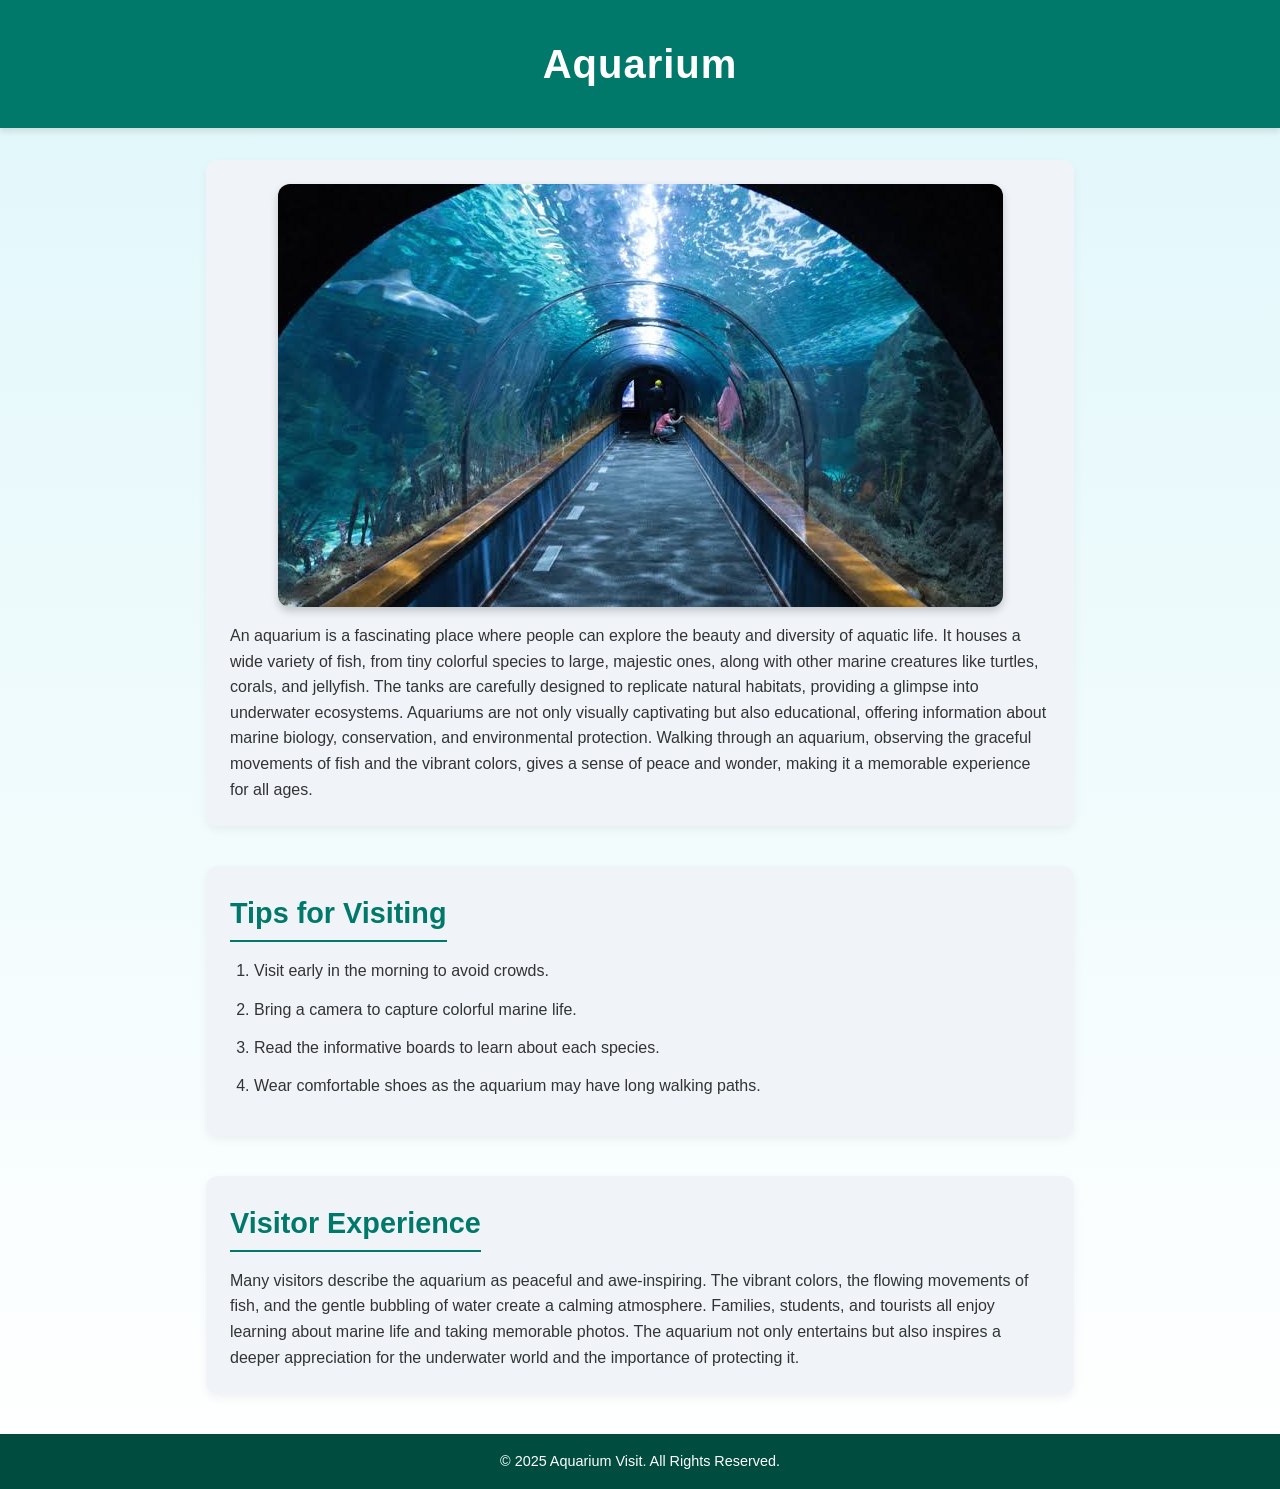
<file: web.html>
<!DOCTYPE html>
<html lang="en">
<head>
    <meta charset="UTF-8">
    <meta name="viewport" content="width=device-width, initial-scale=1.0">
    <title>Web page</title>
    <style>
    * {
        margin: 0;
        padding: 0;
        box-sizing: border-box;
        font-family: 'Segoe UI', Tahoma, Geneva, Verdana, sans-serif;
    }
    body {
        background: linear-gradient(to bottom, #e0f7fa, #ffffff);
        color: #333;
        line-height: 1.6;
    }
    header {
        background-color: #00796b;
        color: #fff;
        text-align: center;
        padding: 2rem 1rem;
        box-shadow: 0 4px 6px rgba(0,0,0,0.1);
    }
    header h1 {
        font-size: 2.5rem;
        letter-spacing: 1px;
    }
    main {
        max-width: 900px;
        margin: 2rem auto;
        padding: 0 1rem;
    }
    section {
        margin-bottom: 2.5rem;
        background-color: #f0f4f8;
        padding: 1.5rem;
        border-radius: 12px;
        box-shadow: 0 4px 10px rgba(0,0,0,0.05);
    }
    section h2 {
        color: #00796b;
        margin-bottom: 1rem;
        font-size: 1.8rem;
        border-bottom: 2px solid #00796b;
        display: inline-block;
        padding-bottom: 4px;
    }
    img {
        max-width: 100%;
        display: block;
        margin: 0 auto 1rem auto;
        border-radius: 12px;
        box-shadow: 0 4px 8px rgba(0,0,0,0.2);
    }
    ol {
        padding-left: 1.5rem;
    }
    ol li {
        margin-bottom: 0.8rem;
    }
    footer {
        text-align: center;
        background-color: #004d40;
        color: #fff;
        padding: 1rem 0;
        position: relative;
        bottom: 0;
        width: 100%;
    }
    footer p {
        font-size: 0.9rem;
    }
</style>
</head>
<body>
    <header>
        <h1>Aquarium</h1>
    </header>
    <main>
        <section>
        <img src="IMG_2179.JPG" alt="Aquarium">
        <p>An aquarium is a fascinating place where people can explore the beauty and diversity of aquatic life. It houses a wide variety of fish, from tiny colorful species to large, majestic ones, along with other marine creatures like turtles, corals, and jellyfish. The tanks are carefully designed to replicate natural habitats, providing a glimpse into underwater ecosystems. Aquariums are not only visually captivating but also educational, offering information about marine biology, conservation, and environmental protection. Walking through an aquarium, observing the graceful movements of fish and the vibrant colors, gives a sense of peace and wonder, making it a memorable experience for all ages.</p>
        </section>
        <section>
            <h2>Tips for Visiting</h2>
            <ol>
                <li>Visit early in the morning to avoid crowds.</li>
                <li>Bring a camera to capture colorful marine life.</li>
                <li>Read the informative boards to learn about each species.</li>
                <li>Wear comfortable shoes as the aquarium may have long walking paths.</li>
            </ol>
        </section>

        <section>
            <h2>Visitor Experience</h2>
            <p>Many visitors describe the aquarium as peaceful and awe-inspiring. The vibrant colors, the flowing movements of fish, and the gentle bubbling of water create a calming atmosphere. Families, students, and tourists all enjoy learning about marine life and taking memorable photos. The aquarium not only entertains but also inspires a deeper appreciation for the underwater world and the importance of protecting it.</p>
        </section>
    </main>
    <footer>
         <p>&copy; 2025 Aquarium Visit. All Rights Reserved.</p>
    </footer>
    
</body>
</html>
</file>
<file: styles.css>
/* Modern CSS Reset */
* {
    margin: 0;
    padding: 0;
    box-sizing: border-box;
}

/* CSS Variables for Theme */
:root {
    --primary-color: #667eea;
    --secondary-color: #764ba2;
    --accent-color: #2c323b;
    --text-color: #b7446c;
    --text-light: #666;
    --bg-color: #ffffff;
    --bg-light: #d3d9df;
    --border-color: #e2e8f0;
    --shadow: 0 4px 6px -1px rgba(0, 0, 0, 0.1);
    --shadow-lg: 0 20px 25px -5px rgba(0, 0, 0, 0.1);
}

/* Dark theme */
[data-theme="dark"] {
    --text-color: #f7fafc;
    --text-light: #a0aec0;
    --bg-color: #1a202c;
    --bg-light: #2d3748;
    --border-color: #4a5568;
}

/* Typography */
body {
    font-family: 'Segoe UI', Tahoma, Geneva, Verdana, sans-serif;
    line-height: 1.6;
    color: var(--text-color);
    background: var(--bg-color);
    transition: all 0.3s ease;
}

/* Header */
header {
    background: linear-gradient(135deg, var(--primary-color), var(--secondary-color));
    color: white;
    padding: 1rem 0;
    position: fixed;
    width: 100%;
    top: 0;
    z-index: 1000;
    box-shadow: var(--shadow);
}

nav {
    max-width: 1200px;
    margin: 0 auto;
    display: flex;
    justify-content: space-between;
    align-items: center;
    padding: 0 2rem;
}

.logo {
    font-size: 1.5rem;
    font-weight: bold;
    text-decoration: none;
    color: white;
}

.nav-links {
    display: flex;
    list-style: none;
    gap: 2rem;
    align-items: center;
}

.nav-links a {
    color: white;
    text-decoration: none;
    transition: opacity 0.3s ease;
    font-weight: 500;
}

.nav-links a:hover,
.nav-links a.active {
    opacity: 0.8;
    border-bottom: 2px solid white;
    padding-bottom: 2px;
}

/* Theme Toggle Button */
.theme-toggle {
    background: rgba(255, 255, 255, 0.2);
    border: none;
    color: white;
    padding: 0.5rem;
    border-radius: 50%;
    cursor: pointer;
    font-size: 1.2rem;
    transition: background 0.3s ease;
}

.theme-toggle:hover {
    background: rgba(255, 255, 255, 0.3);
}

/* Mobile Menu */
.mobile-menu {
    display: none;
    background: none;
    border: none;
    color: white;
    font-size: 1.5rem;
    cursor: pointer;
}

/* Main Content */
main {
    margin-top: 80px;
    min-height: calc(100vh - 160px);
}

/* Hero Section */
.hero {
    background: linear-gradient(135deg, var(--primary-color), var(--accent-color));
    color: white;
    text-align: center;
    padding: 6rem 2rem;
}

.hero h1 {
    font-size: 3.5rem;
    margin-bottom: 1rem;
    font-weight: 700;
}

.hero p {
    font-size: 1.2rem;
    margin-bottom: 2rem;
    opacity: 0.9;
}

.btn {
    display: inline-block;
    background: white;
    color: var(--primary-color);
    padding: 1rem 2rem;
    text-decoration: none;
    border-radius: 50px;
    font-weight: 600;
    transition: all 0.3s ease;
    border: none;
    cursor: pointer;
    font-size: 1rem;
}

.btn:hover {
    transform: translateY(-2px);
    box-shadow: var(--shadow-lg);
}

/* Sections */
.section {
    padding: 4rem 2rem;
}

.container {
    max-width: 1200px;
    margin: 0 auto;
}

.section-title {
    text-align: center;
    font-size: 2.5rem;
    margin-bottom: 3rem;
    color: var(--text-color);
}

/* Cards */
.cards {
    display: grid;
    grid-template-columns: repeat(auto-fit, minmax(300px, 1fr));
    gap: 2rem;
    margin-top: 3rem;
}

.card {
    background: var(--bg-color);
    border-radius: 12px;
    padding: 2rem;
    box-shadow: var(--shadow);
    transition: all 0.3s ease;
    border: 1px solid var(--border-color);
}

.card:hover {
    transform: translateY(-5px);
    box-shadow: var(--shadow-lg);
}

.card h3 {
    color: var(--primary-color);
    margin-bottom: 1rem;
    font-size: 1.3rem;
}

.card p {
    color: var(--text-light);
    line-height: 1.6;
}

/* Contact Form */
.contact-form {
    max-width: 600px;
    margin: 0 auto;
    background: var(--bg-light);
    padding: 2rem;
    border-radius: 12px;
    box-shadow: var(--shadow);
}

.form-group {
    margin-bottom: 1.5rem;
}

.form-group label {
    display: block;
    margin-bottom: 0.5rem;
    color: var(--text-color);
    font-weight: 500;
}

.form-group input,
.form-group textarea {
    width: 100%;
    padding: 1rem;
    border: 2px solid var(--border-color);
    border-radius: 8px;
    font-size: 1rem;
    background: var(--bg-color);
    color: var(--text-color);
    transition: border-color 0.3s ease;
}

.form-group input:focus,
.form-group textarea:focus {
    outline: none;
    border-color: var(--primary-color);
}

.form-group textarea {
    resize: vertical;
    height: 120px;
}

/* Footer */
footer {
    background: var(--bg-light);
    text-align: center;
    padding: 2rem;
    border-top: 1px solid var(--border-color);
    color: var(--text-light);
}

/* Animations */
@keyframes fadeInUp {
    from {
        opacity: 0;
        transform: translateY(30px);
    }
    to {
        opacity: 1;
        transform: translateY(0);
    }
}

.fade-in {
    animation: fadeInUp 0.6s ease-out;
}

/* Responsive Design */
@media (max-width: 768px) {
    .nav-links {
        display: none;
        position: absolute;
        top: 100%;
        left: 0;
        width: 100%;
        background: linear-gradient(135deg, var(--primary-color), var(--secondary-color));
        flex-direction: column;
        padding: 2rem;
        gap: 1rem;
    }

    .nav-links.active {
        display: flex;
    }

    .mobile-menu {
        display: block;
    }

    .hero h1 {
        font-size: 2.5rem;
    }

    .hero p {
        font-size: 1rem;
    }

    nav {
        padding: 0 1rem;
    }

    .section {
        padding: 3rem 1rem;
    }

    .cards {
        grid-template-columns: 1fr;
        gap: 1rem;
    }
}

/* Utility Classes */
.text-center {
    text-align: center;
}

.mb-2 {
    margin-bottom: 1rem;
}

.mt-2 {
    margin-top: 1rem;
}

/* Testimonials */

.testimonials {
    padding: 60px 0;
}

.testimonial-grid {
    display: grid;
    gap: 20px;
    grid-template-columns: repeat(auto-fit, minmax(260px, 1fr));
}

.testimonial-card {
    background: var(--bg);
    padding: 25px;
    border-radius: 14px;
    border: 1px solid var(--border);
    box-shadow: 0 4px 10px rgba(0,0,0,0.04);
    transition: 0.25s ease;
    transform: translateY(0);
}

.testimonial-card:hover {
    transform: translateY(-5px);
    background: var(--bg-light);
}

.testimonial-text {
    font-size: 1rem;
    margin-bottom: 12px;
    color: var(--text);
}

.testimonial-name {
    font-weight: 600;
    color: var(--text-light);
}

/* DARK MODE */
body.dark .testimonial-card {
    background: #211b1b;
    border-color: #807979;
}

body.dark .testimonial-card:hover {
    background: #2f2b2b;
}

body.dark .testimonial-text {
    color: #eee;
}

body.dark .testimonial-name {
    color: #bbb;
}
</file>
